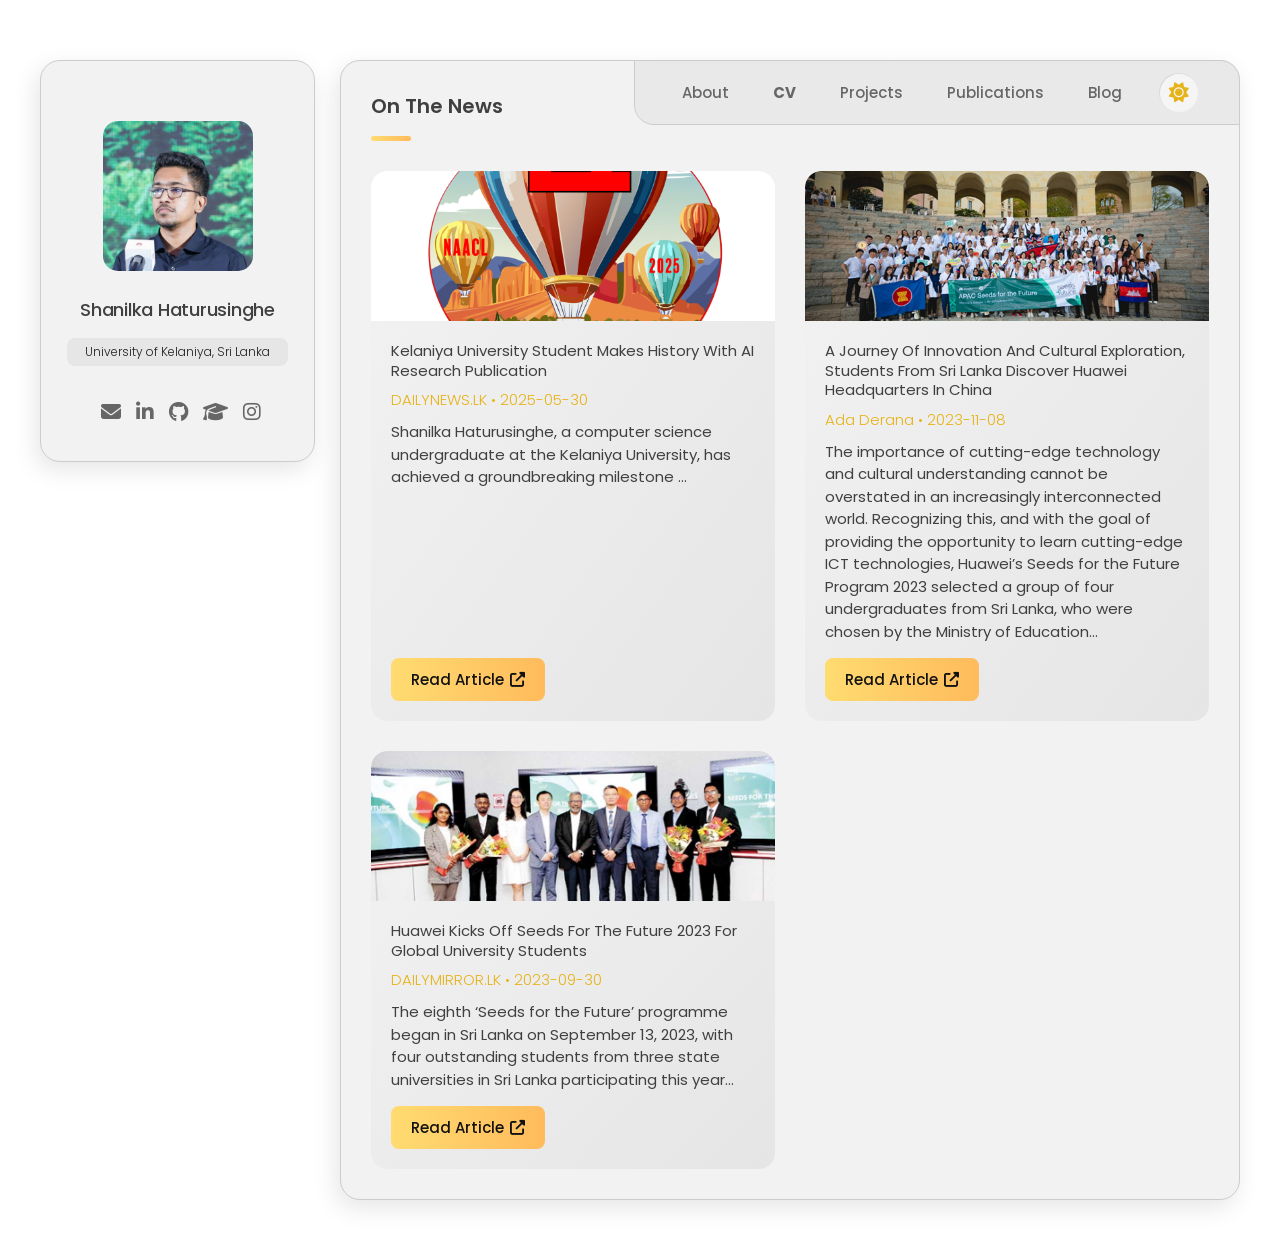
<file: featured-on/index.html>
<!DOCTYPE html>
<html lang="en">

<head>
  <!-- Google tag (gtag.js) -->
<script async src="https://www.googletagmanager.com/gtag/js?id=G-QQYMBPS534"></script>
<script>
  window.dataLayer = window.dataLayer || [];
  function gtag(){dataLayer.push(arguments);}
  gtag('js', new Date());

  gtag('config', 'G-QQYMBPS534');
</script>
  <meta charset="UTF-8">
  <meta http-equiv="X-UA-Compatible" content="IE=edge">
  <meta name="viewport" content="width=device-width, initial-scale=1.0">
  <title>Shanilka Haturusinghe - On the News</title>

  <!-- Add meta tags for SEO optimization -->
  <meta name="description" content="Shanilka Haturusinghe - Featured in news articles and media coverage from external sites.">
  <meta name="keywords" content="Shanilka Haturusinghe, featured, news articles, media coverage, AI researcher, University of Kelaniya">
  <meta name="author" content="Shanilka Haturusinghe">
  <meta name="robots" content="index, follow">
  <meta property="og:title" content="Shanilka Haturusinghe - On the News">
  <meta property="og:description" content="News articles and media coverage featuring Shanilka Haturusinghe.">
  <meta property="og:image" content="../assets/images/my-avatar.png">
  <meta property="og:url" content="https://shanilka.me/featured-on">
  <meta name="twitter:card" content="summary_large_image">
  <meta name="twitter:title" content="Shanilka Haturusinghe - On the News">
  <meta name="twitter:description" content="News articles and media coverage featuring Shanilka Haturusinghe.">
  <meta name="twitter:image" content="../assets/images/my-avatar.png">

  <!--
    - favicon
  -->
  <link rel="shortcut icon" href="../assets/images/logo.ico" type="image/x-icon">

  <!--
    - custom css link
  -->
  <link rel="stylesheet" href="../assets/css/style.css">

  <!--
    - google font link
  -->
  <link rel="preconnect" href="https://fonts.googleapis.com">
  <link rel="preconnect" href="https://fonts.gstatic.com" crossorigin>
  <link href="https://fonts.googleapis.com/css2?family=Poppins:wght@300;400;500;600&display=swap" rel="stylesheet">
  
  <!--
    - font awesome link (replacing ion-icons)
  -->
  <link rel="stylesheet" href="https://cdnjs.cloudflare.com/ajax/libs/font-awesome/6.4.0/css/all.min.css" integrity="sha512-iecdLmaskl7CVkqkXNQ/ZH/XLlvWZOJyj7Yy7tcenmpD1ypASozpmT/E0iPtmFIB46ZmdtAc9eNBvH0H/ZpiBw==" crossorigin="anonymous" referrerpolicy="no-referrer" />
</head>

<body>

  <!--
    - #MAIN
  -->

  <main>

    <!--
      - #SIDEBAR
    -->

    <aside class="sidebar active" data-sidebar>

      <div class="sidebar-info">

        <figure class="avatar-box">
          <img src="../assets/images/my-avatar.png" alt="Shanilka Haturusinghe" width="80">
        </figure>

        <div class="info-content">
          <h1 class="name" title="Shanilka Haturusinghe">Shanilka Haturusinghe</h1>

          <p class="title">University of Kelaniya, Sri Lanka</p>
        </div>

        <button class="info_more-btn" data-sidebar-btn>
          <span>Hide Contacts</span>

          <i class="fas fa-chevron-up"></i>
        </button>

      </div>

      <div class="sidebar-info_more">

        <div class="separator"></div>

        <ul class="social-list">

          <li class="social-item">
            <a href="mailto:shatur251@kln.ac.lk" class="social-link">
              <i class="fas fa-envelope"></i>
            </a>
          </li>

          <li class="social-item">
            <a href="https://www.linkedin.com/in/s-haturusinghe/" class="social-link">
              <i class="fab fa-linkedin-in"></i>
            </a>
          </li>

          <li class="social-item">
            <a href="https://github.com/haturusinghe" class="social-link">
              <i class="fab fa-github"></i>
            </a>
          </li>

          <li class="social-item">
            <a href="https://scholar.google.com/citations?user=pWltLm0AAAAJ&hl=en" class="social-link">
              <i class="fas fa-graduation-cap"></i>
            </a>
          </li>

          <li class="social-item">
            <a href="https://www.instagram.com/s.haturusinghe/" class="social-link">
              <i class="fab fa-instagram"></i>
            </a>
          </li>

        </ul>

      </div>

    </aside>

    <!--
      - #main-content
    -->

    <div class="main-content">

      <!--
        - #NAVBAR
      -->

      <nav class="navbar">

        <ul class="navbar-list">

          <li class="navbar-item">
            <a class="navbar-link" href="../index.html">About</a>
          </li>

          <li class="navbar-item">
            <a class="navbar-link" href="../assets/pdfs/cv_shanilka_haturusinghe.pdf" target="_blank" rel="noopener noreferrer"><strong>CV</strong></a>
          </li>

          <li class="navbar-item">
            <a class="navbar-link" href="../projects/">Projects</a>
          </li>

          <li class="navbar-item">
            <a class="navbar-link" href="../publications/">Publications</a>
          </li>

          

          <li class="navbar-item">
            <a class="navbar-link" href="../blog/">Blog</a>
          </li>

          <li class="navbar-item">
            <button class="theme-btn" id="theme-toggle">
              <i class="fas fa-moon" id="theme-icon"></i>
            </button>
          </li>

        </ul>

      </nav>

      <!--
        - #FEATURED-ON
      -->

      <article class="featured-on active" data-page="featured-on">

        <header>
          <h2 class="h2 article-title">On the News</h2>
        </header>

        <section class="featured-on-content">
          
          <section class="featured-on-grid">
            <ul class="featured-list" id="featured-list">
              <!-- Featured articles will be dynamically loaded here -->
            </ul>
          </section>

        </section>

      </article>

    </div>

  </main>

  <!--
    - custom js link
  -->
  <script src="../assets/js/script.js"></script>
  <script src="../assets/js/featured-on.js"></script>

</body>

</html>
</file>
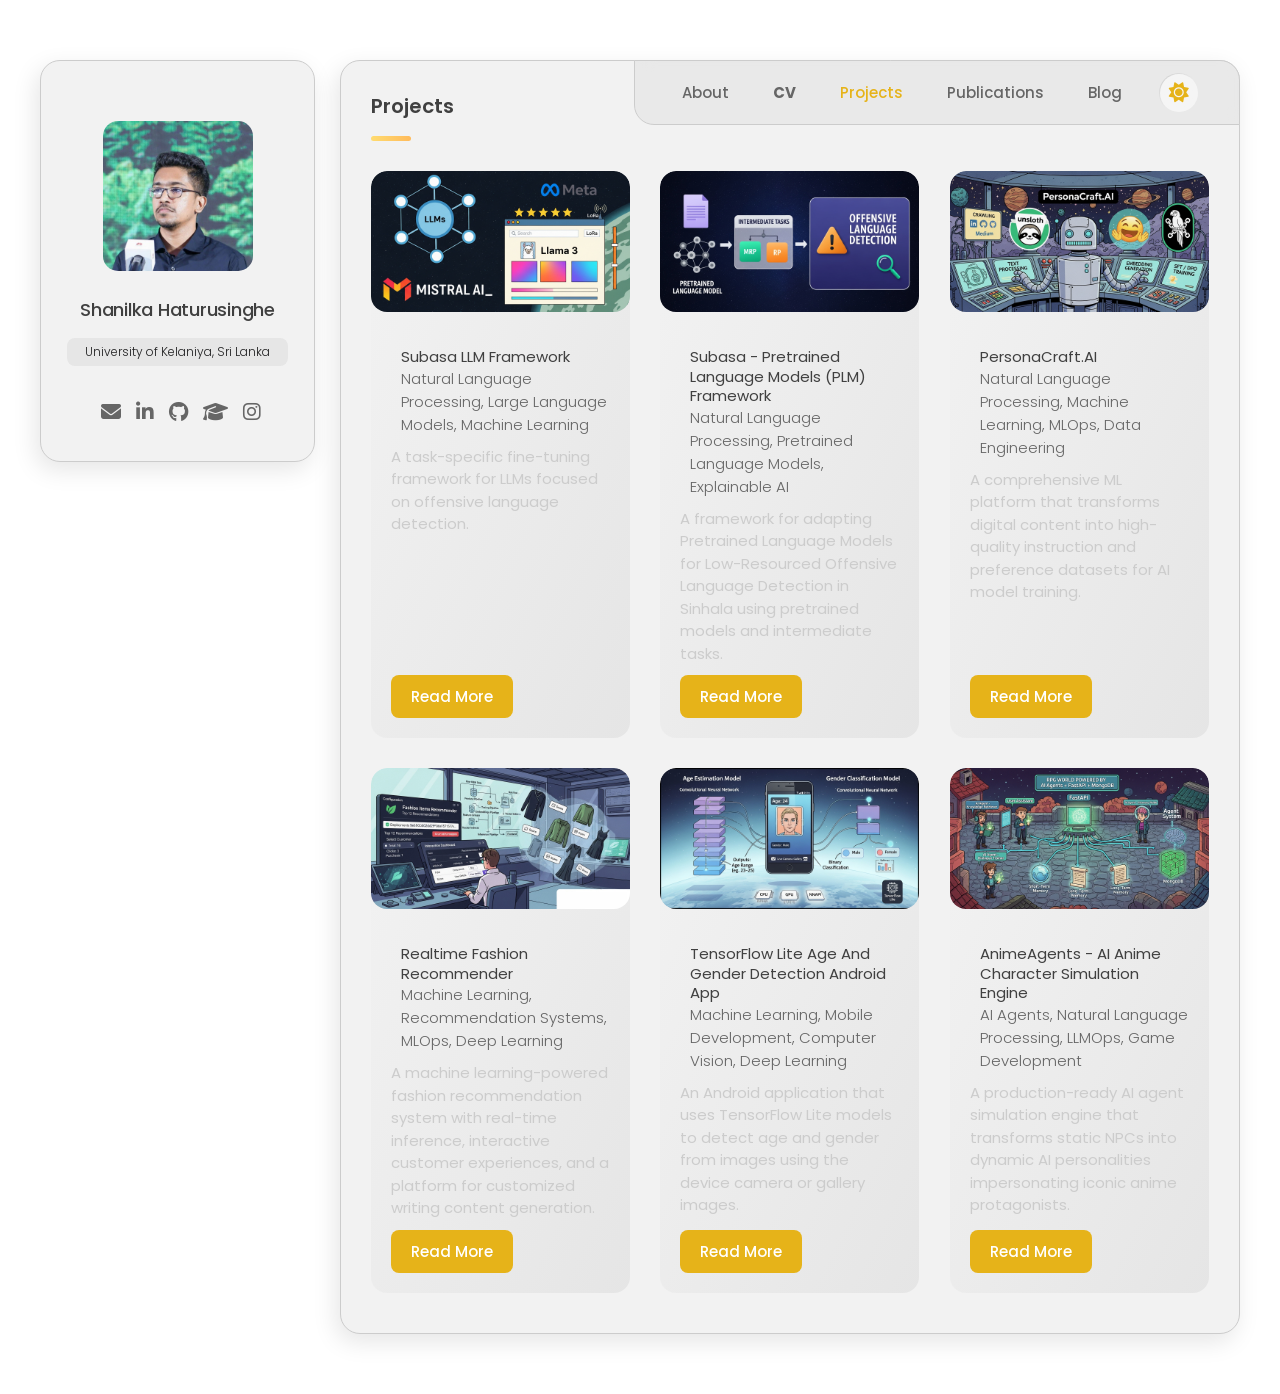
<file: projects/index.html>
<!DOCTYPE html>
<html lang="en">

<head>
  <!-- Google tag (gtag.js) -->
<script async src="https://www.googletagmanager.com/gtag/js?id=G-QQYMBPS534"></script>
<script>
  window.dataLayer = window.dataLayer || [];
  function gtag(){dataLayer.push(arguments);}
  gtag('js', new Date());

  gtag('config', 'G-QQYMBPS534');
</script>
  <meta charset="UTF-8">
  <meta http-equiv="X-UA-Compatible" content="IE=edge">
  <meta name="viewport" content="width=device-width, initial-scale=1.0">
  <title>Shanilka Haturusinghe - Projects</title>

  <!-- Add meta tags for SEO optimization -->
  <meta name="description" content="Shanilka Haturusinghe - Projects in AI research, natural language processing, and machine learning.">
  <meta name="keywords" content="Shanilka Haturusinghe, AI researcher, artificial intelligence, natural language processing, machine learning, projects, University of Kelaniya">
  <meta name="author" content="Shanilka Haturusinghe">
  <meta name="robots" content="index, follow">
  <meta property="og:title" content="Shanilka Haturusinghe - Projects">
  <meta property="og:description" content="Projects by Shanilka Haturusinghe, an AI researcher specializing in natural language processing.">
  <meta property="og:image" content="../assets/images/my-avatar.png">
  <meta property="og:url" content="https://shanilka.me/projects">
  <meta name="twitter:card" content="summary_large_image">
  <meta name="twitter:title" content="Shanilka Haturusinghe - Projects">
  <meta name="twitter:description" content="Projects by Shanilka Haturusinghe, an AI researcher specializing in natural language processing.">
  <meta name="twitter:image" content="../assets/images/my-avatar.png">

  <!--
    - favicon
  -->
  <link rel="shortcut icon" href="../assets/images/logo.ico" type="image/x-icon">

  <!--
    - custom css link
  -->
  <link rel="stylesheet" href="../assets/css/style.css">

  <!--
    - google font link
  -->
  <link rel="preconnect" href="https://fonts.googleapis.com">
  <link rel="preconnect" href="https://fonts.gstatic.com" crossorigin>
  <link href="https://fonts.googleapis.com/css2?family=Poppins:wght@300;400;500;600&display=swap" rel="stylesheet">
  
  <!--
    - font awesome link (replacing ion-icons)
  -->
  <link rel="stylesheet" href="https://cdnjs.cloudflare.com/ajax/libs/font-awesome/6.4.0/css/all.min.css" integrity="sha512-iecdLmaskl7CVkqkXNQ/ZH/XLlvWZOJyj7Yy7tcenmpD1ypASozpmT/E0iPtmFIB46ZmdtAc9eNBvH0H/ZpiBw==" crossorigin="anonymous" referrerpolicy="no-referrer" />
</head>

<body>

  <!--
    - #MAIN
  -->

  <main>

    <!--
      - #SIDEBAR
    -->

    <aside class="sidebar active" data-sidebar>

      <div class="sidebar-info">

        <figure class="avatar-box">
          <img src="../assets/images/my-avatar.png" alt="Shanilka Haturusinghe" width="80">
        </figure>

        <div class="info-content">
          <h1 class="name" title="Shanilka Haturusinghe">Shanilka Haturusinghe</h1>

          <p class="title">University of Kelaniya, Sri Lanka</p>
        </div>

        <button class="info_more-btn" data-sidebar-btn>
          <span>Hide Contacts</span>

          <i class="fas fa-chevron-up"></i>
        </button>

      </div>

      <div class="sidebar-info_more">

        <div class="separator"></div>

        <ul class="social-list">

          <li class="social-item">
            <a href="mailto:shatur251@kln.ac.lk" class="social-link">
              <i class="fas fa-envelope"></i>
            </a>
          </li>

          <li class="social-item">
            <a href="https://www.linkedin.com/in/s-haturusinghe/" class="social-link">
              <i class="fab fa-linkedin-in"></i>
            </a>
          </li>

          <li class="social-item">
            <a href="https://github.com/haturusinghe" class="social-link">
              <i class="fab fa-github"></i>
            </a>
          </li>

          <li class="social-item">
            <a href="https://scholar.google.com/citations?user=pWltLm0AAAAJ&hl=en" class="social-link">
              <i class="fas fa-graduation-cap"></i>
            </a>
          </li>

          <li class="social-item">
            <a href="https://www.instagram.com/s.haturusinghe/" class="social-link">
              <i class="fab fa-instagram"></i>
            </a>
          </li>

        </ul>

      </div>

    </aside>

    <!--
      - #main-content
    -->

    <div class="main-content">

      <!--
        - #NAVBAR
      -->

      <nav class="navbar">

        <ul class="navbar-list">

          <li class="navbar-item">
            <a class="navbar-link" href="../index.html">About</a>
          </li>

          <li class="navbar-item">
            <a class="navbar-link" href="../assets/pdfs/cv_shanilka_haturusinghe.pdf" target="_blank" rel="noopener noreferrer"><strong>CV</strong></a>
          </li>

          <li class="navbar-item">
            <a class="navbar-link active" href="../projects/">Projects</a>
          </li>

          <li class="navbar-item">
            <a class="navbar-link" href="../publications/">Publications</a>
          </li>

          

          <li class="navbar-item">
            <a class="navbar-link" href="../blog/">Blog</a>
          </li>

          <li class="navbar-item">
            <button class="theme-btn" id="theme-toggle">
              <i class="fas fa-moon" id="theme-icon"></i>
            </button>
          </li>

        </ul>

      </nav>

      <!--
        - #PROJECTS
      -->

      <article class="projects active" data-page="projects">

        <header>
          <h2 class="h2 article-title">Projects</h2>
        </header>

        <section class="projects-content">
          
          <!-- <div class="filter-select-box">
            <button class="filter-select" data-select>
              <div class="select-value" data-selecct-value>Select category</div>
              <div class="select-icon">
                <i class="fas fa-chevron-down"></i>
              </div>
            </button>

            <ul class="select-list">
              <li class="select-item">
                <button data-filter-btn>All</button>
              </li>
              <li class="select-item">
                <button data-filter-btn>Machine Learning</button>
              </li>
              <li class="select-item">
                <button data-filter-btn>Natural Language Processing</button>
              </li>
              <li class="select-item">
                <button data-filter-btn>Web Development</button>
              </li>
              <li class="select-item">
                <button data-filter-btn>Data Science</button>
              </li>
            </ul>
          </div>

          <ul class="filter-list">
            <li class="filter-item">
              <button class="active" data-filter-btn>All</button>
            </li>
            <li class="filter-item">
              <button data-filter-btn>Machine Learning</button>
            </li>
            <li class="filter-item">
              <button data-filter-btn>Natural Language Processing</button>
            </li>
            <li class="filter-item">
              <button data-filter-btn>Web Development</button>
            </li>
            <li class="filter-item">
              <button data-filter-btn>Data Science</button>
            </li>
          </ul> -->

          <section class="projects-grid">
            <ul class="project-list" id="project-list">
              <!-- Projects will be dynamically loaded here -->
            </ul>
          </section>

        </section>

      </article>

      <!-- Project Detail Modal -->
      <div class="modal-overlay" id="project-modal">
        <div class="modal-content">
          <div class="modal-header">
            <h2 id="modal-title">Project Title</h2>
            <button class="modal-close" id="modal-close">
              <i class="fas fa-times"></i>
            </button>
          </div>
          <div class="modal-body">
            <div class="project-details">
              <div class="project-meta">
                <span class="project-category-tag" id="modal-category">Category</span>
              </div>
              <div class="project-tech-section">
                <h3>Tech Stack</h3>
                <div class="project-tech" id="modal-tech">Technologies</div>
              </div>
              <div class="project-description-full" id="modal-description">
                Project description will be loaded here...
              </div>
              <div class="project-features" id="modal-features">
                <h3>Key Features</h3>
                <ul id="modal-features-list">
                  <!-- Features will be dynamically loaded -->
                </ul>
              </div>
              <div class="project-links">
                <a href="#" id="modal-github-link" class="btn-link" target="_blank" rel="noopener noreferrer">
                  <i class="fab fa-github"></i>
                  View on GitHub
                </a>
                
              </div>
            </div>
          </div>
        </div>
      </div>

    </div>

  </main>

  <!--
    - custom js link
  -->
  <script src="../assets/js/script.js"></script>
  <script src="../assets/js/projects.js"></script>

</body>

</html>
</file>
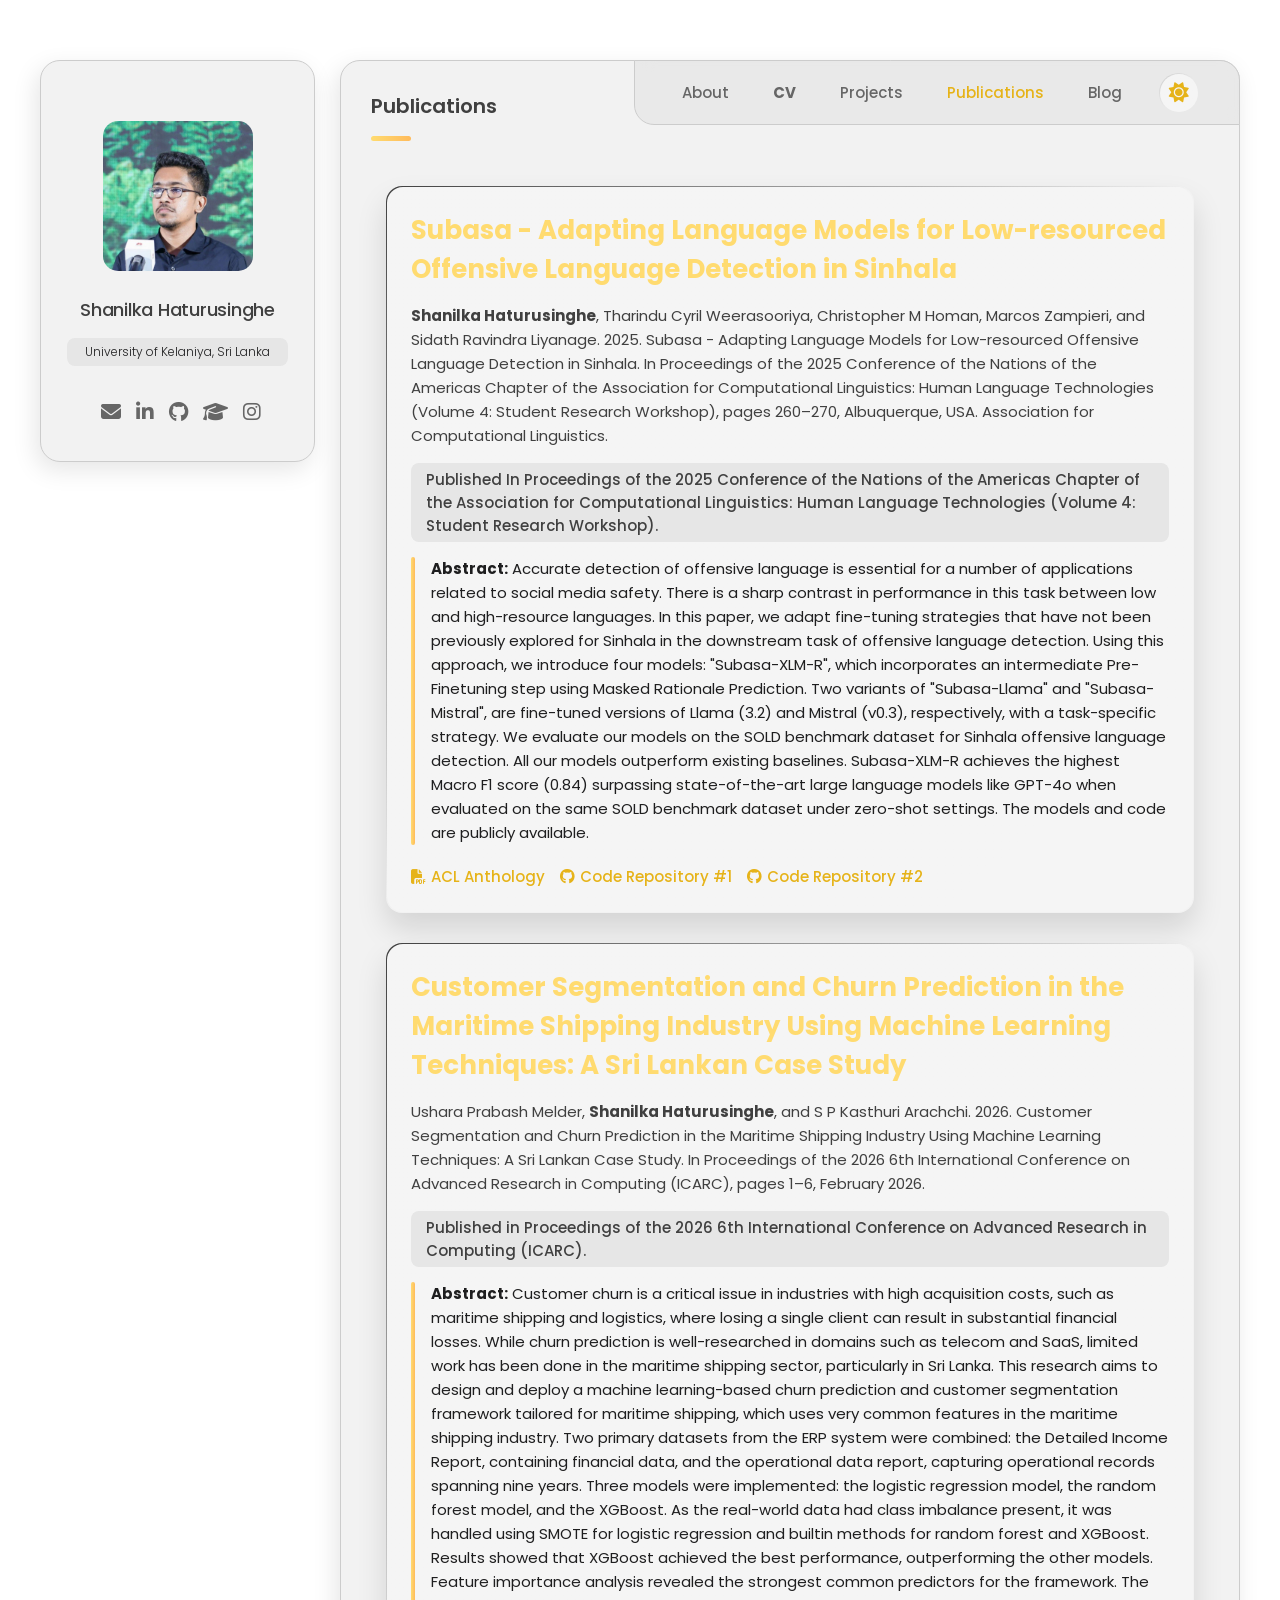
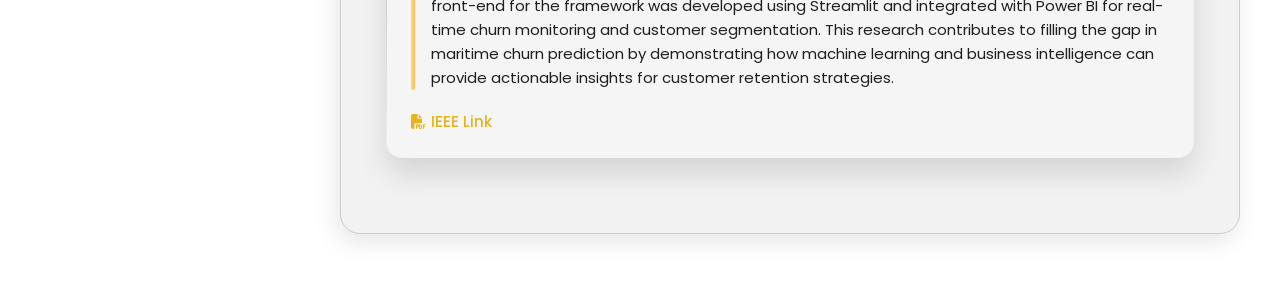
<file: publications/index.html>
<!DOCTYPE html>
<html lang="en">

<head>
  <!-- Google tag (gtag.js) -->
<script async src="https://www.googletagmanager.com/gtag/js?id=G-QQYMBPS534"></script>
<script>
  window.dataLayer = window.dataLayer || [];
  function gtag(){dataLayer.push(arguments);}
  gtag('js', new Date());

  gtag('config', 'G-QQYMBPS534');
</script>
  <meta charset="UTF-8">
  <meta http-equiv="X-UA-Compatible" content="IE=edge">
  <meta name="viewport" content="width=device-width, initial-scale=1.0">
  <title>Shanilka Haturusinghe - Publications</title>

  <!-- Add meta tags for SEO optimization -->
  <meta name="description" content="Shanilka Haturusinghe - Publications in AI research, natural language processing, and machine learning.">
  <meta name="keywords" content="Shanilka Haturusinghe, AI researcher, artificial intelligence, natural language processing, machine learning, publications, research papers, University of Kelaniya">
  <meta name="author" content="Shanilka Haturusinghe">
  <meta name="robots" content="index, follow">
  <meta property="og:title" content="Shanilka Haturusinghe - Publications">
  <meta property="og:description" content="Publications by Shanilka Haturusinghe, an AI researcher specializing in natural language processing.">
  <meta property="og:image" content="../assets/images/my-avatar.png">
  <meta property="og:url" content="https://shanilka.me/publications">
  <meta name="twitter:card" content="summary_large_image">
  <meta name="twitter:title" content="Shanilka Haturusinghe - Publications">
  <meta name="twitter:description" content="Publications by Shanilka Haturusinghe, an AI researcher specializing in natural language processing.">
  <meta name="twitter:image" content="../assets/images/my-avatar.png">

  <!--
    - favicon
  -->
  <link rel="shortcut icon" href="../assets/images/logo.ico" type="image/x-icon">

  <!--
    - custom css link
  -->
  <link rel="stylesheet" href="../assets/css/style.css">

  <!--
    - google font link
  -->
  <link rel="preconnect" href="https://fonts.googleapis.com">
  <link rel="preconnect" href="https://fonts.gstatic.com" crossorigin>
  <link href="https://fonts.googleapis.com/css2?family=Poppins:wght@300;400;500;600&display=swap" rel="stylesheet">
  
  <!--
    - font awesome link (replacing ion-icons)
  -->
  <link rel="stylesheet" href="https://cdnjs.cloudflare.com/ajax/libs/font-awesome/6.4.0/css/all.min.css" integrity="sha512-iecdLmaskl7CVkqkXNQ/ZH/XLlvWZOJyj7Yy7tcenmpD1ypASozpmT/E0iPtmFIB46ZmdtAc9eNBvH0H/ZpiBw==" crossorigin="anonymous" referrerpolicy="no-referrer" />
</head>

<body>

  <!--
    - #MAIN
  -->

  <main>

    <!--
      - #SIDEBAR
    -->

    <aside class="sidebar active" data-sidebar>

      <div class="sidebar-info">

        <figure class="avatar-box">
          <img src="../assets/images/my-avatar.png" alt="Shanilka Haturusinghe" width="80">
        </figure>

        <div class="info-content">
          <h1 class="name" title="Shanilka Haturusinghe">Shanilka Haturusinghe</h1>

          <p class="title">University of Kelaniya, Sri Lanka</p>
        </div>

        <button class="info_more-btn" data-sidebar-btn>
          <span>Hide Contacts</span>

          <i class="fas fa-chevron-up"></i>
        </button>

      </div>

      <div class="sidebar-info_more">

        <div class="separator"></div>

        <ul class="social-list">

          <li class="social-item">
            <a href="mailto:shatur251@kln.ac.lk" class="social-link">
              <i class="fas fa-envelope"></i>
            </a>
          </li>

          <li class="social-item">
            <a href="https://www.linkedin.com/in/s-haturusinghe/" class="social-link">
              <i class="fab fa-linkedin-in"></i>
            </a>
          </li>

          <li class="social-item">
            <a href="https://github.com/haturusinghe" class="social-link">
              <i class="fab fa-github"></i>
            </a>
          </li>

          <li class="social-item">
            <a href="https://scholar.google.com/citations?user=pWltLm0AAAAJ&hl=en" class="social-link">
              <i class="fas fa-graduation-cap"></i>
            </a>
          </li>

          <li class="social-item">
            <a href="https://www.instagram.com/s.haturusinghe/" class="social-link">
              <i class="fab fa-instagram"></i>
            </a>
          </li>

        </ul>

      </div>

    </aside>

    <!--
      - #main-content
    -->

    <div class="main-content">

      <!--
        - #NAVBAR
      -->

      <nav class="navbar">

        <ul class="navbar-list">

          <li class="navbar-item">
            <a class="navbar-link" href="../index.html">About</a>
          </li>

          <li class="navbar-item">
            <a class="navbar-link" href="../assets/pdfs/cv_shanilka_haturusinghe.pdf" target="_blank" rel="noopener noreferrer"><strong>CV</strong></a>
          </li>

          <li class="navbar-item">
            <a class="navbar-link" href="../projects/">Projects</a>
          </li>

          <li class="navbar-item">
            <a class="navbar-link active" href="../publications/">Publications</a>
          </li>

          

          <li class="navbar-item">
            <a class="navbar-link" href="../blog/">Blog</a>
          </li>

          <li class="navbar-item">
            <button class="theme-btn" id="theme-toggle">
              <i class="fas fa-moon" id="theme-icon"></i>
            </button>
          </li>

        </ul>

      </nav>

      <!--
        - #PUBLICATIONS
      -->

      <article class="publications active" data-page="publications">

        <header>
          <h2 class="h2 article-title">Publications</h2>
        </header>

        <section class="publications-list">
          <ul>
            <li>
              <h3>Subasa - Adapting Language Models for Low-resourced Offensive Language Detection in Sinhala</h3>
              
              <div class="citation">
                <strong>Shanilka Haturusinghe</strong>, Tharindu Cyril Weerasooriya, Christopher M Homan, Marcos Zampieri, and Sidath Ravindra Liyanage. 2025. Subasa - Adapting Language Models for Low-resourced Offensive Language Detection in Sinhala. In Proceedings of the 2025 Conference of the Nations of the Americas Chapter of the Association for Computational Linguistics: Human Language Technologies (Volume 4: Student Research Workshop), pages 260–270, Albuquerque, USA. Association for Computational Linguistics.
              </div>
              
              <div class="conference-info">
                Published In Proceedings of the 2025 Conference of the Nations of the Americas Chapter of the Association for Computational Linguistics: Human Language Technologies (Volume 4: Student Research Workshop).
              </div>
              
              <div class="abstract">
                <strong>Abstract:</strong> Accurate detection of offensive language is essential for a number of applications related to social media safety. There is a sharp contrast in performance in this task between low and high-resource languages. In this paper, we adapt fine-tuning strategies that have not been previously explored for Sinhala in the downstream task of offensive language detection. Using this approach, we introduce four models: "Subasa-XLM-R", which incorporates an intermediate Pre-Finetuning step using Masked Rationale Prediction. Two variants of "Subasa-Llama" and "Subasa-Mistral", are fine-tuned versions of Llama (3.2) and Mistral (v0.3), respectively, with a task-specific strategy. We evaluate our models on the SOLD benchmark dataset for Sinhala offensive language detection. All our models outperform existing baselines. Subasa-XLM-R achieves the highest Macro F1 score (0.84) surpassing state-of-the-art large language models like GPT-4o when evaluated on the same SOLD benchmark dataset under zero-shot settings. The models and code are publicly available.
              </div>
              
              <div class="links">
                <a href="https://aclanthology.org/2025.naacl-srw.26/" target="_blank" rel="noopener noreferrer">
                  <i class="fas fa-file-pdf"></i> ACL Anthology
                </a>
                <a href="https://github.com/haturusinghe/subasa-plm" target="_blank" rel="noopener noreferrer">
                  <i class="fab fa-github"></i> Code Repository #1
                </a>
                <a href="https://github.com/haturusinghe/subasa-llm" target="_blank" rel="noopener noreferrer">
                  <i class="fab fa-github"></i> Code Repository #2
                </a>
              </div>
            </li>

                        <li>
              <h3>Customer Segmentation and Churn Prediction in the Maritime Shipping Industry Using Machine Learning Techniques: A Sri Lankan Case Study</h3>
              
              <div class="citation">
                Ushara Prabash Melder, <strong>Shanilka Haturusinghe</strong>, and S P Kasthuri Arachchi. 2026. Customer Segmentation and Churn Prediction in the Maritime Shipping Industry Using Machine Learning Techniques: A Sri Lankan Case Study. In Proceedings of the 2026 6th International Conference on Advanced Research in Computing (ICARC), pages 1–6, February 2026.
              </div>
              
              <div class="conference-info">
                Published in Proceedings of the 2026 6th International Conference on Advanced Research in Computing (ICARC).
              </div>
              
              <div class="abstract">
                <strong>Abstract:</strong> Customer churn is a critical issue in industries with high acquisition costs, such as maritime shipping and logistics, where losing a single client can result in substantial financial losses. While churn prediction is well-researched in domains such as telecom and SaaS, limited work has been done in the maritime shipping sector, particularly in Sri Lanka. This research aims to design and deploy a machine learning-based churn prediction and customer segmentation framework tailored for maritime shipping, which uses very common features in the maritime shipping industry. Two primary datasets from the ERP system were combined: the Detailed Income Report, containing financial data, and the operational data report, capturing operational records spanning nine years. Three models were implemented: the logistic regression model, the random forest model, and the XGBoost. As the real-world data had class imbalance present, it was handled using SMOTE for logistic regression and builtin methods for random forest and XGBoost. Results showed that XGBoost achieved the best performance, outperforming the other models. Feature importance analysis revealed the strongest common predictors for the framework. The front-end for the framework was developed using Streamlit and integrated with Power BI for real-time churn monitoring and customer segmentation. This research contributes to filling the gap in maritime churn prediction by demonstrating how machine learning and business intelligence can provide actionable insights for customer retention strategies.
              </div>
              
              <div class="links">
                <a href="https://ieeexplore.ieee.org/document/11453542/" target="_blank" rel="noopener noreferrer">
                  <i class="fas fa-file-pdf"></i> IEEE Link
                </a>
              </div>
            </li>
          </ul>
        </section>

      </article>

    </div>

  </main>

  <!--
    - custom js link
  -->
  <script src="../assets/js/script.js"></script>

</body>

</html>
</file>
<file: assets/css/style.css>
/*-----------------------------------*\
  #style.css
\*-----------------------------------*/


/**
 * copyright 2022 @codewithsadee
 */




/*-----------------------------------*\
  #CUSTOM PROPERTY
\*-----------------------------------*/

:root {

  /**
   * colors
   */

  /* gradient */

  --bg-gradient-onyx: linear-gradient(
    to bottom right, 
    hsl(240, 1%, 25%) 3%, 
    hsl(0, 0%, 19%) 97%
  );
  --bg-gradient-jet: linear-gradient(
    to bottom right, 
    hsla(240, 1%, 18%, 0.251) 0%, 
    hsla(240, 2%, 11%, 0) 100%
  ), hsl(240, 2%, 13%);
  --bg-gradient-yellow-1: linear-gradient(
    to bottom right, 
    hsl(45, 100%, 71%) 0%, 
    hsla(36, 100%, 69%, 0) 50%
  );
  --bg-gradient-yellow-2: linear-gradient(
    135deg, 
    hsla(45, 100%, 71%, 0.251) 0%, 
    hsla(35, 100%, 68%, 0) 59.86%
  ), hsl(240, 2%, 13%);
  --border-gradient-onyx: linear-gradient(
    to bottom right, 
    hsl(0, 0%, 25%) 0%, 
    hsla(0, 0%, 25%, 0) 50%
  );
  --text-gradient-yellow: linear-gradient(
    to right, 
    hsl(45, 100%, 72%), 
    hsl(35, 100%, 68%)
  );

  /* solid */

  --jet: hsl(0, 0%, 22%);
  --onyx: hsl(240, 1%, 17%);
  --eerie-black-1: hsl(240, 2%, 13%);
  --eerie-black-2: hsl(240, 2%, 12%);
  --smoky-black: hsl(0, 0%, 7%);
  --white-1: hsl(0, 0%, 100%);
  --white-2: hsl(0, 0%, 98%);
  --orange-yellow-crayola: hsl(45, 100%, 72%);
  --vegas-gold: hsl(45, 54%, 58%);
  --light-gray: hsl(0, 0%, 84%);
  --light-gray-70: hsla(0, 0%, 84%, 0.7);
  --bittersweet-shimmer: hsl(0, 43%, 51%);

  /* Light theme colors */
  --light-bg-gradient-onyx: linear-gradient(
    to bottom right, 
    hsl(0, 0%, 95%) 3%, 
    hsl(0, 0%, 90%) 97%
  );
  --light-bg-gradient-jet: linear-gradient(
    to bottom right, 
    hsla(0, 0%, 96%, 0.251) 0%, 
    hsla(0, 0%, 96%, 0) 100%
  ), hsl(0, 0%, 96%);
  --light-bg-gradient-yellow-2: linear-gradient(
    135deg, 
    hsla(45, 100%, 71%, 0.251) 0%, 
    hsla(35, 100%, 68%, 0) 59.86%
  ), hsl(0, 0%, 96%);
  --light-border-gradient-onyx: linear-gradient(
    to bottom right, 
    hsl(0, 0%, 80%) 0%, 
    hsla(0, 0%, 80%, 0) 50%
  );
  
  --light-jet: hsl(0, 0%, 80%);
  --light-onyx: hsl(0, 0%, 90%);
  --light-eerie-black-1: hsl(0, 0%, 96%);
  --light-eerie-black-2: hsl(0, 0%, 95%);
  --light-smoky-black: hsl(0, 0%, 100%);
  --light-text-color: hsl(0, 0%, 25%);
  --dark-orange-yellow-crayola: hsl(45, 80%, 50%);

  /**
   * typography
   */

  /* font-family */
  --ff-poppins: 'Poppins', sans-serif;

  /* font-size */
  --fs-1: 20px;
  --fs-2: 18px;
  --fs-3: 17px;
  --fs-4: 16px;
  --fs-5: 15px;
  --fs-6: 14px;
  --fs-7: 13px;
  --fs-8: 11px;

  /* font-weight */
  --fw-300: 300;
  --fw-400: 400;
  --fw-500: 500;
  --fw-600: 600;

  /**
   * shadow
   */
  
  --shadow-1: -4px 8px 24px hsla(0, 0%, 0%, 0.25);
  --shadow-2: 0 16px 30px hsla(0, 0%, 0%, 0.25);
  --shadow-3: 0 16px 40px hsla(0, 0%, 0%, 0.25);
  --shadow-4: 0 25px 50px hsla(0, 0%, 0%, 0.15);
  --shadow-5: 0 24px 80px hsla(0, 0%, 0%, 0.25);
  
  /* Light theme shadows */
  --light-shadow-1: -4px 8px 24px hsla(0, 0%, 0%, 0.1);
  --light-shadow-2: 0 16px 30px hsla(0, 0%, 0%, 0.1);
  --light-shadow-3: 0 16px 40px hsla(0, 0%, 0%, 0.1);
  --light-shadow-4: 0 25px 50px hsla(0, 0%, 0%, 0.08);
  --light-shadow-5: 0 24px 80px hsla(0, 0%, 0%, 0.1);

  /**
   * transition
   */

  --transition-1: 0.25s ease;
  --transition-2: 0.5s ease-in-out;

}




/*-----------------------------------*\
  #RESET
\*-----------------------------------*/
a#mapmyvisitors-widget, #mapmyvisitors-widget {
  display: none !important;
}

*, *::before, *::after {
  margin: 0;
  padding: 0;
  box-sizing: border-box;
}

a { 
  text-decoration: none;
  color: var(--orange-yellow-crayola);
  transition: var(--transition-1);
}

a:hover {
  filter: brightness(1.2);
}

li { list-style: none; }

img, ion-icon, a, button, time, span { display: block; }

button {
  font: inherit;
  background: none;
  border: none;
  text-align: left;
  cursor: pointer;
}

input, textarea {
  display: block;
  width: 100%;
  background: none;
  font: inherit;
}

::selection {
  background: var(--orange-yellow-crayola);
  color: var(--smoky-black);
}

:focus { outline-color: var(--orange-yellow-crayola); }

html { font-family: var(--ff-poppins); }

body { 
  background: var(--smoky-black);
  transition: var(--transition-2);
}

/* Light Theme Styles */
body.light-theme {
  background: var(--light-smoky-black);
}

body.light-theme .sidebar,
body.light-theme article {
  background: var(--light-eerie-black-2);
  border: 1px solid var(--light-jet);
  box-shadow: var(--light-shadow-1);
}

body.light-theme .separator {
  background: var(--light-jet);
}

body.light-theme .icon-box {
  background: var(--light-border-gradient-onyx);
}

body.light-theme .icon-box::before {
  background: var(--light-eerie-black-1);
}

body.light-theme .h2,
body.light-theme .h3,
body.light-theme .h4,
body.light-theme .h5 {
  color: var(--light-text-color);
}

body.light-theme .contact-info :is(.contact-link, time, address),
body.light-theme .timeline-text,
body.light-theme .about-text,
body.light-theme .testimonials-text,
body.light-theme .modal-content p,
body.light-theme .skill .title-wrapper data,
body.light-theme .service-item-text,
body.light-theme .blog-text {
  color: var(--light-text-color);
}

body.light-theme .info-content .name {
  color: var(--light-text-color);
}

body.light-theme .info-content .title {
  color: var(--eerie-black-2);
  background: var(--light-onyx);
}

body.light-theme .social-item .social-link,
body.light-theme .navbar-link,
body.light-theme .contact-title,
body.light-theme .project-category,
body.light-theme .blog-meta :is(.blog-category, time),
body.light-theme .timeline-list span,
body.light-theme .filter-item button,
body.light-theme .filter-select {
  color: hsl(0, 0%, 40%);
}

body.light-theme .social-item .social-link:hover,
body.light-theme .navbar-link:hover {
  color: hsl(0, 0%, 30%);
}

body.light-theme .navbar {
  background: hsla(0, 0%, 90%, 0.75);
  backdrop-filter: blur(10px);
  border: 1px solid var(--light-jet);
}

body.light-theme .navbar-link.active,
body.light-theme .filter-item button.active {
  color: var(--dark-orange-yellow-crayola);
}

body.light-theme .timeline-item::after {
  background: var(--text-gradient-yellow);
  box-shadow: 0 0 0 4px var(--light-jet);
}

body.light-theme .timeline-item:not(:last-child)::before {
  background: var(--light-jet);
}

body.light-theme a {
  color: var(--dark-orange-yellow-crayola);
}

body.light-theme .project-title,
body.light-theme .testimonials-item-title,
body.light-theme .blog-item-title {
  color: var(--light-text-color);
}

body.light-theme .content-card::before {
  background: var(--light-bg-gradient-jet);
}

body.light-theme .testimonials-avatar-box,
body.light-theme .modal-avatar-box {
  background: var(--light-bg-gradient-onyx);
}

body.light-theme .testimonials-modal {
  background: var(--light-eerie-black-2);
  border: 1px solid var(--light-jet);
}

body.light-theme .modal-close-btn {
  background: var(--light-onyx);
  color: var(--light-text-color);
}

body.light-theme .form-input {
  color: var(--light-text-color);
  border: 1px solid var(--light-jet);
}

body.light-theme .form-input:focus {
  border-color: var(--dark-orange-yellow-crayola);
}

body.light-theme .form-input:focus:invalid {
  border-color: var(--bittersweet-shimmer);
}

body.light-theme .mapbox {
  border: 1px solid var(--light-jet);
}

body.light-theme .mapbox iframe {
  filter: grayscale(0.2) contrast(1.1);
}

body.light-theme .project-img::before,
body.light-theme .blog-banner-box img,
body.light-theme .blog-post-item > a::before {
  transition: var(--transition-1);
}

body.light-theme .blog-post-item > a::before {
  background: var(--light-eerie-black-1);
}

/* Theme toggle button styles */
.theme-btn {
  position: relative;
  width: 40px;
  height: 40px;
  display: flex;
  justify-content: center;
  align-items: center;
  gap: 10px;
  border-radius: 50%;
  background: var(--bg-gradient-onyx);
  transition: var(--transition-1);
  z-index: 10;
  color: var(--orange-yellow-crayola);
  font-size: 20px;
}

.theme-btn::before {
  content: "";
  position: absolute;
  inset: 1px;
  border-radius: inherit;
  background: var(--bg-gradient-jet);
  transition: var(--transition-1);
  z-index: -1;
}

body.light-theme .theme-btn {
  background: var(--light-border-gradient-onyx);
  color: var(--dark-orange-yellow-crayola);
}

body.light-theme .theme-btn::before {
  background: var(--light-bg-gradient-jet);
}

body.light-theme ::-webkit-scrollbar-track {
  background: var(--light-onyx);
}

body.light-theme ::-webkit-scrollbar-thumb {
  border: 5px solid var(--light-onyx);
  background: hsla(0, 0%, 30%, 0.2);
}

body.light-theme ::-webkit-scrollbar-thumb:hover {
  background: hsla(0, 0%, 30%, 0.3);
}




/*-----------------------------------*\
  #REUSED STYLE
\*-----------------------------------*/

.sidebar,
article {
  background: var(--eerie-black-2);
  border: 1px solid var(--jet);
  border-radius: 20px;
  padding: 15px;
  box-shadow: var(--shadow-1);
  z-index: 1;
}

.separator {
  width: 100%;
  height: 1px;
  background: var(--jet);
  margin: 16px 0;
}

.icon-box {
  position: relative;
  background: var(--border-gradient-onyx);
  width: 30px;
  height: 30px;
  border-radius: 8px;
  display: flex;
  justify-content: center;
  align-items: center;
  font-size: 16px;
  color: var(--orange-yellow-crayola);
  box-shadow: var(--shadow-1);
  z-index: 1;
}

.icon-box::before {
  content: "";
  position: absolute;
  inset: 1px;
  background: var(--eerie-black-1);
  border-radius: inherit;
  z-index: -1;
}

.icon-box ion-icon { --ionicon-stroke-width: 35px; }

article { display: none; }

article.active {
  display: block;
  animation: fade 0.5s ease backwards;
}

@keyframes fade {
  0% { opacity: 0; }
  100% { opacity: 1; }
}

.h2,
.h3,
.h4,
.h5 {
  color: var(--white-2);
  text-transform: capitalize;
}

.h2 { font-size: var(--fs-1); }

.h3 { font-size: var(--fs-2); }

.h4 { font-size: var(--fs-4); }

.h5 {
  font-size: var(--fs-7);
  font-weight: var(--fw-500);
}

.article-title {
  position: relative;
  padding-bottom: 7px;
}

.article-title::after {
  content: "";
  position: absolute;
  bottom: 0;
  left: 0;
  width: 30px;
  height: 3px;
  background: var(--text-gradient-yellow);
  border-radius: 3px;
}

.has-scrollbar::-webkit-scrollbar {
  width: 5px; /* for vertical scrollbar */
  height: 5px; /* for horizontal scrollbar */
}

.has-scrollbar::-webkit-scrollbar-track {
  background: var(--onyx);
  border-radius: 5px;
}

.has-scrollbar::-webkit-scrollbar-thumb {
  background: var(--orange-yellow-crayola);
  border-radius: 5px;
}

.has-scrollbar::-webkit-scrollbar-button { width: 20px; }

.content-card {
  position: relative;
  background: var(--border-gradient-onyx);
  padding: 15px;
  padding-top: 45px;
  border-radius: 14px;
  box-shadow: var(--shadow-2);
  cursor: pointer;
  z-index: 1;
}

.content-card::before {
  content: "";
  position: absolute;
  inset: 1px;
  background: var(--bg-gradient-jet);
  border-radius: inherit;
  z-index: -1;
}




/*-----------------------------------*\
  #MAIN
\*-----------------------------------*/

main {
  margin: 15px 12px;
  margin-bottom: 75px;
  min-width: 259px;
}




/*-----------------------------------*\
  #SIDEBAR
\*-----------------------------------*/

.sidebar {
  margin-bottom: 15px;
  max-height: 112px;
  overflow: hidden;
  transition: var(--transition-2);
}

.sidebar.active { max-height: 405px; }

.sidebar-info {
  position: relative;
  display: flex;
  justify-content: flex-start;
  align-items: center;
  gap: 15px;
}

.avatar-box {
  background: var(--bg-gradient-onyx);
  border-radius: 20px;
}

.avatar-box img {
  border-radius: 10%; /* Rounded edges */
}

.info-content .name {
  white-space: nowrap;
  overflow: hidden;
  text-overflow: ellipsis;
  text-align: center; /* Center align the name */
}

.info-content .name {
  color: var(--white-2);
  font-size: var(--fs-4);
  font-weight: var(--fw-500);
  letter-spacing: -0.25px;
  margin-bottom: 10px;
}

.info-content .title {
  color: var(--white-1);
  background: var(--onyx);
  font-size: var(--fs-8);
  font-weight: var(--fw-300);
  width: max-content;
  padding: 3px 12px;
  border-radius: 8px;
}

.info_more-btn {
  position: absolute;
  top: -15px;
  right: -15px;
  border-radius: 0 15px;
  font-size: 13px;
  color: var(--orange-yellow-crayola);
  background: var(--border-gradient-onyx);
  padding: 10px;
  box-shadow: var(--shadow-2);
  transition: var(--transition-1);
  z-index: 1;
}

.info_more-btn::before {
  content: "";
  position: absolute;
  inset: 1px;
  border-radius: inherit;
  background: var(--bg-gradient-jet);
  transition: var(--transition-1);
  z-index: -1;
}

.info_more-btn:hover,
.info_more-btn:focus { background: var(--bg-gradient-yellow-1); }

.info_more-btn:hover::before,
.info_more-btn:focus::before { background: var(--bg-gradient-yellow-2); }

.info_more-btn span { display: none; }

.sidebar-info_more {
  opacity: 1; /* Changed from 0 to make it visible by default */
  visibility: visible; /* Changed from hidden to make it visible by default */
  transition: var(--transition-2);
}

.sidebar.active .sidebar-info_more {
  opacity: 1;
  visibility: visible;
}

.contacts-list {
  display: grid;
  grid-template-columns: 1fr;
  gap: 16px;
}

.contact-item {
  min-width: 100%;
  display: flex;
  align-items: center;
  gap: 16px;
}

.contact-info {
  max-width: calc(100% - 46px);
  width: calc(100% - 46px);
}

.contact-title {
  color: var(--light-gray-70);
  font-size: var(--fs-8);
  text-transform: uppercase;
  margin-bottom: 2px;
}

.contact-info :is(.contact-link, time, address) {
  color: var(--white-2);
  font-size: var(--fs-5);
}

contact-info address { font-style: normal; }

.social-list {
  display: flex;
  justify-content: flex-start;
  align-items: center;
  gap: 15px;
  padding-bottom: 4px;
  padding-left: 7px;
}

.social-item .social-link {
  color: var(--light-gray-70);
  font-size: 20px;
}

/* News & Updates Section */

.news-list {
  display: flex;
  flex-direction: column;
  gap: 20px;
  margin-top: 15px;
}

.news-item {
  border-left: 4px solid var(--orange-yellow-crayola);
  padding-left: 20px;
  padding-top: 10px;
  padding-bottom: 10px;
}

.news-date {
  color: var(--orange-yellow-crayola);
  font-weight: var(--fw-600);
  font-size: var(--fs-7);
  margin-bottom: 8px;
  text-transform: capitalize;
}

body.light-theme .news-date {
  color: var(--dark-orange-yellow-crayola);
}

.news-content p {
  color: var(--light-gray);
  font-size: var(--fs-6);
  line-height: 1.6;
  margin: 0;
}

body.light-theme .news-content p {
  color: var(--light-text-color);
}

.news-content a {
  color: var(--orange-yellow-crayola);
  text-decoration: none;
  transition: color 0.3s ease;
}

.news-content a:hover {
  text-decoration: underline;
}

body.light-theme .news-content a {
  color: var(--dark-orange-yellow-crayola);
}


social-item .social-link:hover { color: var(--light-gray); }




/*-----------------------------------*\
  #NAVBAR
\*-----------------------------------*/

.navbar {
  position: fixed;
  bottom: 0;
  left: 0;
  width: 100%;
  background: hsla(240, 1%, 17%, 0.75);
  backdrop-filter: blur(10px);
  border: 1px solid var(--jet);
  border-radius: 12px 12px 0 0;
  box-shadow: var(--shadow-2);
  z-index: 5;
}

.navbar-list {
  display: flex;
  flex-wrap: wrap;
  justify-content: center;
  align-items: center;
  padding: 0 10px;
}

.navbar-link {
  color: var(--light-gray);
  font-size: var(--fs-8);
  padding: 20px 7px;
  transition: color var(--transition-1);
}

.navbar-link:hover,
.navbar-link:focus { color: var(--light-gray-70); }

.navbar-link.active { color: var(--orange-yellow-crayola); }




/*-----------------------------------*\
  #ABOUT
\*-----------------------------------*/

.about .article-title { margin-bottom: 15px; }

.about-text {
  color: var(--light-gray);
  font-size: var(--fs-6);
  font-weight: var(--fw-400);
  line-height: 1.6;
}

.about-text p { margin-bottom: 15px; }

/* Add animation to emphasize the 'Update:' text */
@keyframes highlight {
  0% {
    background-color: transparent;
  }
  50% {
    background-color: var(--orange-yellow-crayola);
    color: var(--white-2);
  }
  100% {
    background-color: transparent;
  }
}

.about-text strong {
  display: inline-block;
  animation: highlight 2s ease-in-out;
}

/* Secret Section Styles */
.secret-trigger-container {
  display: flex;
  justify-content: center;
  margin: 0;
  opacity: 1; /* Make container always visible */
  padding: 1px 0;
  position: relative;
  height: 60px; /* Give it specific height for particles */
  overflow: hidden; /* Keep particles contained */
}

/* Add a hover area that will reveal the button */
.secret-trigger-container::before {
  content: '';
  position: absolute;
  top: -20px;
  left: 0;
  width: 100%;
  height: calc(100% + 5px);
  z-index: 1;
}

.secret-trigger {
  background: none;
  border: none;
  cursor: pointer;
  padding: 10px 15px;
  font-size: var(--fs-6);
  font-weight: var(--fw-500);
  position: relative;
  overflow: hidden;
  transition: transform 0.3s ease, opacity 0.4s ease-in-out;
  z-index: 2;
  opacity: 0; /* Hide only the button initially */
  transform: translateY(20px);
}

.secret-trigger-container:hover .secret-trigger,
.secret-trigger-container.show .secret-trigger {
  opacity: 1;
  transform: translateY(0);
}

/* Particles container and particle styling */
.particles-container {
  position: absolute;
  top: 0;
  left: 0;
  width: 100%;
  height: 100%;
  pointer-events: none;
  z-index: 0;
}

.particle {
  position: absolute;
  background: var(--orange-yellow-crayola);
  opacity: 0.6;
  border-radius: 50%;
  pointer-events: none;
  transition: transform 0.5s ease, opacity 0.5s ease;
  transform-origin: center;
  width: 4px;
  height: 4px;
  filter: blur(1px);
  box-shadow: 0 0 10px var(--orange-yellow-crayola);
}

body.light-theme .particle {
  background: var(--dark-orange-yellow-crayola);
  box-shadow: 0 0 10px var(--dark-orange-yellow-crayola);
}

/* Make particles glow with animation */
@keyframes particle-glow {
  0% {
    opacity: 0.2;
    filter: blur(1px);
  }
  50% {
    opacity: 0.7;
    filter: blur(2px);
  }
  100% {
    opacity: 0.2;
    filter: blur(1px);
  }
}

@keyframes float-upward {
  0% {
    transform: translateY(0) translateX(0) scale(1);
  }
  50% {
    transform: translateY(-10px) translateX(5px) scale(1.2);
  }
  100% {
    transform: translateY(-20px) translateX(0) scale(0.8);
    opacity: 0;
  }
}

/* Gradient Text Animation */
@keyframes gradient-shift {
  0% {
    background-position: 0% 50%;
  }
  50% {
    background-position: 100% 50%;
  }
  100% {
    background-position: 0% 50%;
  }
}

.gradient-text {
  background: linear-gradient(
    90deg, 
    var(--orange-yellow-crayola), 
    var(--vegas-gold), 
    var(--orange-yellow-crayola)
  );
  background-size: 200% auto;
  -webkit-background-clip: text;
  background-clip: text;
  -webkit-text-fill-color: transparent;
  animation: gradient-shift 3s ease infinite;
  display: inline-block;
}

body.light-theme .gradient-text {
  background: linear-gradient(
    90deg, 
    var(--dark-orange-yellow-crayola), 
    var(--vegas-gold), 
    var(--dark-orange-yellow-crayola)
  );
  background-size: 200% auto;
  -webkit-background-clip: text;
  background-clip: text;
  animation: gradient-shift 3s ease infinite;
}

/* Secret Section Content */
.secret-section {
  max-height: 0;
  overflow: hidden;
  opacity: 0;
  transition: max-height 0.8s ease, opacity 0.5s ease, margin 0.5s ease;
  margin-top: 0;
}

.secret-section.show {
  max-height: 1500px; /* Adjust based on content */
  opacity: 1;
  margin-top: 5px;
}

.secret-section h3 {
  margin-bottom: 15px;
  font-weight: var(--fw-500);
}

.secret-content {
  border-radius: 15px;
  padding: 5px;
  position: relative;
  z-index: 1;
}

.secret-content::before {
  content: "";
  position: absolute;
  inset: 1px;
  border-radius: inherit;
  z-index: -1;
}



.hobby-list {
  margin: 10px 0;
  padding-left: 5px;
}

.hobby-list p {
  color: var(--light-gray);
  font-size: var(--fs-6);
  line-height: 1.5;
  margin-bottom: 10px;
}

body.light-theme .hobby-list p {
  color: var(--light-text-color);
}

/* New styles for the favorites container */
.favorites-container {
  display: flex;
  flex-wrap: wrap;
  gap: 20px;
  margin-top: 10px;
  margin-bottom: 15px;
}

.favorites-column {
  flex: 1;
  min-width: 200px;
  background: var(--bg-gradient-jet);
  border-radius: 12px;
  padding: 12px;
  border: 1px solid var(--jet);
}

body.light-theme .favorites-column {
  background: var(--light-bg-gradient-jet);
  border: 1px solid var(--light-jet);
}

.favorites-column h4 {
  color: var(--orange-yellow-crayola);
  font-size: var(--fs-8);
  margin-bottom: 8px;
  text-align: center;
}

body.light-theme .favorites-column h4 {
  color: var(--dark-orange-yellow-crayola);
}

.favorites-list {
  list-style: none;
  padding: 0;
  margin: 0;
}

.favorites-list li {
  color: var(--light-gray);
  font-size: var(--fs-8);
  padding: 4px 0;
  margin: 0;
  display: flex;
  align-items: center;
  position: relative;
}

.favorites-list li::before {
  content: "•";
  color: var(--orange-yellow-crayola);
  font-weight: bold;
  margin-right: 8px;
}

body.light-theme .favorites-list li {
  color: var(--light-text-color);
}

body.light-theme .favorites-list li::before {
  color: var(--dark-orange-yellow-crayola);
}

.secret-quote {
  font-style: italic;
  text-align: center;
  margin-top: 25px;
  padding: 15px;
  border-top: 1px solid var(--jet);
  border-bottom: 1px solid var(--jet);
  color: var(--orange-yellow-crayola);
  font-weight: var(--fw-500);
}

body.light-theme .secret-quote {
  color: var(--dark-orange-yellow-crayola);
  border-color: var(--light-jet);
}

@media (min-width: 768px) {
  .favorites-container {
    flex-wrap: nowrap;
  }
}



/**
 * #service 
 */

.service { margin-bottom: 35px; }

.service-title { margin-bottom: 20px; }

.service-list {
  display: grid;
  grid-template-columns: 1fr;
  gap: 20px;
}

.service-item {
  position: relative;
  background: var(--border-gradient-onyx);
  padding: 20px;
  border-radius: 14px;
  box-shadow: var(--shadow-2);
  z-index: 1;
}

.service-item::before {
  content: "";
  position: absolute;
  inset: 1px;
  background: var(--bg-gradient-jet);
  border-radius: inherit;
  z-index: -1;
}

.service-icon-box { margin-bottom: 10px; }

.service-icon-box img { margin: auto; }

.service-content-box { text-align: center; }

.service-item-title { margin-bottom: 7px; }

.service-item-text {
  color: var(--light-gray);
  font-size: var(--fs-6);
  font-weight: var(--fw-3);
  line-height: 1.6;
}


/**
 * #testimonials 
 */

.testimonials { margin-bottom: 30px; }

.testimonials-title { margin-bottom: 20px; }

.testimonials-list {
  display: flex;
  justify-content: flex-start;
  align-items: flex-start;
  gap: 15px;
  margin: 0 -15px;
  padding: 25px 15px;
  padding-bottom: 35px;
  overflow-x: auto;
  scroll-behavior: smooth;
  overscroll-behavior-inline: contain;
  scroll-snap-type: inline mandatory;
}

.testimonials-item {
  min-width: 100%;
  scroll-snap-align: center;
}

.testimonials-avatar-box {
  position: absolute;
  top: 0;
  left: 0;
  transform: translate(15px, -25px);
  background: var(--bg-gradient-onyx);
  border-radius: 14px;
  box-shadow: var(--shadow-1);
}

.testimonials-item-title { margin-bottom: 7px; }

.testimonials-text {
  color: var(--light-gray);
  font-size: var(--fs-6);
  font-weight: var(--fw-300);
  line-height: 1.6;
  display: -webkit-box;
  line-clamp: 4;
  -webkit-line-clamp: 4;
  -webkit-box-orient: vertical;
  overflow: hidden;
}


/**
 * #testimonials-modal
 */

.modal-container {
  position: fixed;
  top: 0;
  left: 0;
  width: 100%;
  height: 100%;
  display: flex;
  justify-content: center;
  align-items: center;
  overflow-y: auto;
  overscroll-behavior: contain;
  z-index: 20;
  pointer-events: none;
  visibility: hidden;
}

.modal-container::-webkit-scrollbar { display: none; }

.modal-container.active {
  pointer-events: all;
  visibility: visible;
}

.overlay {
  position: fixed;
  top: 0;
  left: 0;
  width: 100%;
  height: 100vh;
  background: hsl(0, 0%, 5%);
  opacity: 0;
  visibility: hidden;
  pointer-events: none;
  z-index: 1;
  transition: var(--transition-1);
}

.overlay.active {
  opacity: 0.8;
  visibility: visible;
  pointer-events: all;
}

.testimonials-modal {
  background: var(--eerie-black-2);
  position: relative;
  padding: 15px;
  margin: 15px 12px;
  border: 1px solid var(--jet);
  border-radius: 14px;
  box-shadow: var(--shadow-5);
  transform: scale(1.2);
  opacity: 0;
  transition: var(--transition-1);
  z-index: 2;
}

.modal-container.active .testimonials-modal {
  transform: scale(1);
  opacity: 1;
}

.modal-close-btn {
  position: absolute;
  top: 15px;
  right: 15px;
  background: var(--onyx);
  border-radius: 8px;
  width: 32px;
  height: 32px;
  display: flex;
  justify-content: center;
  align-items: center;
  color: var(--white-2);
  font-size: 18px;
  opacity: 0.7;
}

.modal-close-btn:hover,
.modal-close-btn:focus { opacity: 1; }

.modal-close-btn ion-icon { --ionicon-stroke-width: 50px; }

.modal-avatar-box {
  background: var(--bg-gradient-onyx);
  width: max-content;
  border-radius: 14px;
  margin-bottom: 15px;
  box-shadow: var(--shadow-2);
}

.modal-img-wrapper > img { display: none; }

.modal-title { margin-bottom: 4px; }

.modal-content time {
  font-size: var(--fs-6);
  color: var(--light-gray-70);
  font-weight: var(--fw-300);
  margin-bottom: 10px;
}

.modal-content p {
  color: var(--light-gray);
  font-size: var(--fs-6);
  font-weight: var(--fw-300);
  line-height: 1.6;
}


/**
 * #clients 
 */

.clients { margin-bottom: 15px; }

.clients-list {
  display: flex;
  justify-content: flex-start;
  align-items: flex-start;
  gap: 15px;
  margin: 0 -15px;
  padding: 25px;
  padding-bottom: 25px;
  overflow-x: auto;
  scroll-behavior: smooth;
  overscroll-behavior-inline: contain;
  scroll-snap-type: inline mandatory;
  scroll-padding-inline: 25px;
}

.clients-item {
  min-width: 50%;
  scroll-snap-align: start;
}

.clients-item img {
  width: 100%;
  filter: grayscale(1);
  transition: var(--transition-1);
}

.clients-item img:hover { filter: grayscale(0); }




/*-----------------------------------*\
  #RESUME
\*-----------------------------------*/

.article-title { margin-bottom: 30px; }


/**
 * education and experience 
 */

.timeline { margin-bottom: 30px; }

.timeline .title-wrapper {
  display: flex;
  align-items: center;
  gap: 15px;
  margin-bottom: 25px;
}

.timeline-list {
  font-size: var(--fs-6);
  margin-left: 45px;
}

.timeline-item { position: relative; }

.timeline-item:not(:last-child) { margin-bottom: 20px; }

.timeline-item-title {
  font-size: var(--fs-6);
  line-height: 1.3;
  margin-bottom: 7px;
}

.timeline-list span {
  color: var(--vegas-gold);
  font-weight: var(--fw-400);
  line-height: 1.6;
}

.timeline-item:not(:last-child)::before {
  content: "";
  position: absolute;
  top: -25px;
  left: -30px;
  width: 1px;
  height: calc(100% + 50px);
  background: var(--jet);
}

.timeline-item::after {
  content: "";
  position: absolute;
  top: 5px;
  left: -33px;
  height: 6px;
  width: 6px;
  background: var(--text-gradient-yellow);
  border-radius: 50%;
  box-shadow: 0 0 0 4px var(--jet);
}

.timeline-text {
  color: var(--light-gray);
  font-weight: var(--fw-300);
  line-height: 1.6;
}


/**
 * skills 
 */

.skills-title { margin-bottom: 20px; }

.skills-list { padding: 20px; }


.skills-item:not(:last-child) { margin-bottom: 15px; }

.skill .title-wrapper {
  display: flex;
  align-items: center;
  gap: 5px;
  margin-bottom: 8px;
}

.skill .title-wrapper data {
  color: var(--light-gray);
  font-size: var(--fs-7);
  font-weight: var(--fw-300);
}

.skill-progress-bg {
  background: var(--jet);
  width: 100%;
  height: 8px;
  border-radius: 10px;
}

.skill-progress-fill {
  background: var(--text-gradient-yellow);
  height: 100%;
  border-radius: inherit;
}




/*-----------------------------------*\
  #PROJECTS
\*-----------------------------------*/

.filter-list { display: none; }

.filter-select-box {
  position: relative;
  margin-bottom: 25px;
}

.filter-select {
  background: var(--eerie-black-2);
  color: var(--light-gray);
  display: flex;
  justify-content: space-between;
  align-items: center;
  width: 100%;
  padding: 12px 16px;
  border: 1px solid var(--jet);
  border-radius: 14px;
  font-size: var(--fs-6);
  font-weight: var(--fw-300);
}

.filter-select.active .select-icon { transform: rotate(0.5turn); }

.select-list {
  background: var(--eerie-black-2);
  position: absolute;
  top: calc(100% + 6px);
  width: 100%;
  padding: 6px;
  border: 1px solid var(--jet);
  border-radius: 14px;
  z-index: 2;
  opacity: 0;
  visibility: hidden;
  pointer-events: none;
  transition: 0.15s ease-in-out;
}

.filter-select.active + .select-list {
  opacity: 1;
  visibility: visible;
  pointer-events: all;
}

.select-item button {
  background: var(--eerie-black-2);
  color: var(--light-gray);
  font-size: var(--fs-6);
  font-weight: var(--fw-300);
  text-transform: capitalize;
  width: 100%;
  padding: 8px 10px;
  border-radius: 8px;
}

.select-item button:hover { --eerie-black-2: hsl(240, 2%, 20%); }

.project-list {
  display: grid;
  grid-template-columns: 1fr;
  gap: 30px;
  margin-bottom: 10px;
}

.project-item { display: none; }

.project-item.active {
  display: block;
  animation: scaleUp 0.25s ease forwards;
}

@keyframes scaleUp {
  0% { transform: scale(0.5); }
  100% { transform: scale(1); }
}

.project-item > a { width: 100%; }

.project-img {
  position: relative;
  width: 100%;
  height: 200px;
  border-radius: 16px;
  overflow: hidden;
  margin-bottom: 15px;
}

.project-img::before {
  content: "";
  position: absolute;
  top: 0;
  left: 0;
  width: 100%;
  height: 100%;
  background: transparent;
  z-index: 1;
  transition: var(--transition-1);
}

.project-item > a:hover .project-img::before { background: hsla(0, 0%, 0%, 0.5); }

.project-item-icon-box {
  --scale: 0.8;

  background: var(--jet);
  color: var(--orange-yellow-crayola);
  position: absolute;
  top: 50%;
  left: 50%;
  transform: translate(-50%, -50%) scale(var(--scale));
  font-size: 20px;
  padding: 18px;
  border-radius: 12px;
  opacity: 0;
  z-index: 1;
  transition: var(--transition-1);
}

.project-item > a:hover .project-item-icon-box {
  --scale: 1;
  opacity: 1;
}

.project-item-icon-box ion-icon { --ionicon-stroke-width: 50px; }

.project-img img {
  width: 100%;
  height: 100%;
  object-fit: cover;
  transition: var(--transition-1);
}

.project-item > a:hover img { transform: scale(1.1); }

.project-title,
.project-category { margin-left: 10px; }

.project-title {
  color: var(--white-2);
  font-size: var(--fs-5);
  font-weight: var(--fw-400);
  text-transform: capitalize;
  line-height: 1.3;
}

.project-category {
  color: var(--light-gray-70);
  font-size: var(--fs-6);
  font-weight: var(--fw-300);
}

/* Add styles for the under-maintenance message */
.under-maintenance {
  display: flex;
  flex-direction: column;
  align-items: center;
  justify-content: center;
  text-align: center;
  padding: 50px;
  background: var(--bg-gradient-onyx);
  border-radius: 12px;
  box-shadow: var(--shadow-3);
  animation: fadeIn 1s ease-in-out;
}

.under-maintenance h2 {
  font-size: var(--fs-2);
  color: var(--orange-yellow-crayola);
  margin-bottom: 20px;
  animation: bounce 1.5s infinite;
}

.under-maintenance p {
  font-size: var(--fs-6);
  color: var(--light-gray);
  line-height: 1.6;
}

/* Add subtle animations */
@keyframes fadeIn {
  from {
    opacity: 0;
    transform: translateY(20px);
  }
  to {
    opacity: 1;
    transform: translateY(0);
  }
}

@keyframes bounce {
  0%, 100% {
    transform: translateY(0);
  }
  50% {
    transform: translateY(-10px);
  }
}

/* Enhanced Project Grid Styles */
.projects-content {
  margin-top: 20px;
}

.project-list {
  display: grid;
  grid-template-columns: repeat(auto-fit, minmax(280px, 1fr));
  gap: 30px;
  margin-top: 30px;
}

.project-card {
  background: var(--bg-gradient-onyx);
  border: 1px solid var(--border-gradient-onyx);
  border-radius: 16px;
  overflow: hidden;
  transition: var(--transition-1);
  cursor: pointer;
  height: 100%;
  display: flex;
  flex-direction: column;
}

.project-card:hover {
  transform: translateY(-5px);
  box-shadow: var(--shadow-4);
}

.project-content {
  padding: 20px;
  flex-grow: 1;
  display: flex;
  flex-direction: column;
}

.project-description {
  color: var(--light-gray-70);
  font-size: var(--fs-6);
  line-height: 1.5;
  margin: 10px 0;
  flex-grow: 1;
}

.read-more-btn {
  background: var(--text-gradient-yellow);
  color: var(--smoky-black);
  border: none;
  padding: 10px 20px;
  border-radius: 8px;
  font-size: var(--fs-6);
  font-weight: var(--fw-500);
  cursor: pointer;
  transition: var(--transition-1);
  margin-top: auto;
  align-self: flex-start;
}

.read-more-btn:hover {
  background: var(--vegas-gold);
  transform: translateY(-2px);
}

/* Modal Styles */
.modal-overlay {
  position: fixed;
  top: 0;
  left: 0;
  width: 100%;
  height: 100%;
  background: rgba(0, 0, 0, 0.8);
  backdrop-filter: blur(5px);
  display: none;
  justify-content: center;
  align-items: center;
  z-index: 1000;
  opacity: 0;
  transition: opacity 0.3s ease;
}

.modal-overlay.active {
  display: flex;
  opacity: 1;
}

.modal-content {
  background: var(--bg-gradient-onyx);
  border: 1px solid var(--border-gradient-onyx);
  border-radius: 16px;
  max-width: 800px;
  width: 90%;
  max-height: 80vh;
  overflow-y: auto;
  transform: scale(0.8);
  transition: transform 0.3s ease;
}

.modal-overlay.active .modal-content {
  transform: scale(1);
}

.modal-header {
  display: flex;
  justify-content: space-between;
  align-items: center;
  padding: 30px 30px 0;
  border-bottom: 1px solid var(--jet);
  margin-bottom: 30px;
}

.modal-header h2 {
  color: var(--white-2);
  font-size: var(--fs-3);
  font-weight: var(--fw-500);
}

.modal-close {
  background: none;
  border: none;
  color: var(--light-gray);
  font-size: 24px;
  cursor: pointer;
  padding: 5px;
  border-radius: 4px;
  transition: var(--transition-1);
}

.modal-close:hover {
  color: var(--orange-yellow-crayola);
  background: var(--jet);
}

.modal-body {
  padding: 0 30px 30px;
}

.project-meta {
  display: flex;
  gap: 15px;
  margin-bottom: 20px;
  flex-wrap: wrap;
}

.project-tech-section {
  margin-bottom: 25px;
}

.project-tech-section h3 {
  color: var(--white-2);
  font-size: var(--fs-5);
  margin-bottom: 12px;
  font-weight: var(--fw-500);
}

.project-category-tag {
  background: var(--orange-yellow-crayola);
  color: var(--smoky-black);
  padding: 5px 12px;
  border-radius: 20px;
  font-size: var(--fs-7);
  font-weight: var(--fw-500);
}

.project-tech {
  display: flex;
  flex-wrap: wrap;
  gap: 8px;
  padding: 0;
  margin: 0;
}

.tech-tag {
  background: linear-gradient(135deg, var(--vegas-gold), var(--orange-yellow-crayola));
  color: var(--smoky-black);
  padding: 6px 12px;
  border-radius: 16px;
  font-size: var(--fs-8);
  font-weight: var(--fw-500);
  box-shadow: 0 2px 4px rgba(0, 0, 0, 0.2);
  border: 1px solid rgba(255, 255, 255, 0.1);
  transition: var(--transition-1);
  display: inline-flex;
  align-items: center;
  position: relative;
  overflow: hidden;
}

.tech-tag::before {
  content: "";
  position: absolute;
  top: 0;
  left: -100%;
  width: 100%;
  height: 100%;
  background: linear-gradient(90deg, transparent, rgba(255, 255, 255, 0.3), transparent);
  transition: left 0.5s ease;
}

.tech-tag:hover::before {
  left: 100%;
}

.tech-tag:hover {
  transform: translateY(-2px);
  box-shadow: 0 4px 8px rgba(0, 0, 0, 0.3);
  border-color: rgba(255, 255, 255, 0.2);
}

.project-description-full {
  color: var(--light-gray);
  font-size: var(--fs-6);
  line-height: 1.6;
  margin-bottom: 25px;
}

.project-features h3 {
  color: var(--white-2);
  font-size: var(--fs-5);
  margin-bottom: 15px;
}

.project-features ul {
  list-style: none;
  padding: 0;
}

.project-features li {
  color: var(--light-gray);
  font-size: var(--fs-6);
  margin-bottom: 10px;
  padding-left: 20px;
  position: relative;
}

.project-features li::before {
  content: "▸";
  color: var(--orange-yellow-crayola);
  position: absolute;
  left: 0;
}

.project-links {
  display: flex;
  gap: 15px;
  margin-top: 30px;
  flex-wrap: wrap;
}

.btn-link {
  display: inline-flex;
  align-items: center;
  gap: 8px;
  background: var(--vegas-gold);
  color: var(--smoky-black);
  text-decoration: none;
  padding: 12px 20px;
  border-radius: 8px;
  font-size: var(--fs-6);
  font-weight: var(--fw-500);
  transition: var(--transition-1);
}

.btn-link:hover {
  background: var(--bg-gradient-yellow-1);
  transform: translateY(-2px);
}

/* Light theme styles for projects */
body.light-theme .project-card {
  background: var(--light-bg-gradient-onyx);
  border-color: var(--light-border-gradient-onyx);
}

body.light-theme .project-title {
  color: var(--light-text-color);
}

body.light-theme .project-description {
  color: var(--light-jet);
}

body.light-theme .read-more-btn {
  background: var(--dark-orange-yellow-crayola);
  color: var(--white-1);
}

body.light-theme .modal-content {
  background: var(--light-bg-gradient-onyx);
  border-color: var(--light-border-gradient-onyx);
}

body.light-theme .modal-header {
  border-bottom-color: var(--light-jet);
}

body.light-theme .modal-header h2 {
  color: var(--light-text-color);
}

body.light-theme .project-description-full,
body.light-theme .project-features li {
  color: var(--light-text-color);
}

body.light-theme .project-features h3,
body.light-theme .project-tech-section h3 {
  color: var(--light-text-color);
}

body.light-theme .project-tech {
  background: var(--light-jet);
  color: var(--light-text-color);
}

body.light-theme .tech-tag {
  background: linear-gradient(135deg, var(--dark-orange-yellow-crayola), var(--vegas-gold));
  color: var(--white-1);
  box-shadow: 0 2px 4px rgba(0, 0, 0, 0.1);
  border: 1px solid rgba(0, 0, 0, 0.1);
}

body.light-theme .tech-tag::before {
  background: linear-gradient(90deg, transparent, rgba(255, 255, 255, 0.5), transparent);
}

body.light-theme .tech-tag:hover {
  box-shadow: 0 4px 8px rgba(0, 0, 0, 0.2);
  border-color: rgba(0, 0, 0, 0.2);
}


/*-----------------------------------*\
  #BLOG
\*-----------------------------------*/

.blog-posts { margin-bottom: 10px; }

.blog-posts-list {
  display: grid;
  grid-template-columns: 1fr;
  gap: 20px;
}

.blog-post-item > a {
  position: relative;
  background: var(--border-gradient-onyx);
  height: 100%;
  box-shadow: var(--shadow-4);
  border-radius: 16px;
  z-index: 1;
}

.blog-post-item > a::before {
  content: "";
  position: absolute;
  inset: 1px;
  border-radius: inherit;
  background: var(--eerie-black-1);
  z-index: -1;
}

.blog-banner-box {
  width: 100%;
  height: 200px;
  border-radius: 12px;
  overflow: hidden;
}

.blog-banner-box img {
  width: 100%;
  height: 100%;
  object-fit: cover;
  transition: var(--transition-1);
}

.blog-post-item > a:hover .blog-banner-box img { transform: scale(1.1); }

.blog-content { padding: 15px; }

.blog-meta {
  display: flex;
  justify-content: flex-start;
  align-items: center;
  gap: 7px;
  margin-bottom: 10px;
}

.blog-meta :is(.blog-category, time) {
  color: var(--light-gray-70);
  font-size: var(--fs-6);
  font-weight: var(--fw-300);
}

.blog-meta .dot {
  background: var(--light-gray-70);
  width: 4px;
  height: 4px;
  border-radius: 4px;
}

.blog-item-title {
  margin-bottom: 10px;
  line-height: 1.3;
  transition: var(--transition-1);
}

.blog-post-item > a:hover .blog-item-title { color: var(--orange-yellow-crayola); }

.blog-text {
  color: var(--light-gray);
  font-size: var(--fs-6);
  font-weight: var(--fw-300);
  line-height: 1.6;
}




/*-----------------------------------*\
  #CONTACT
\*-----------------------------------*/

.mapbox {
  position: relative;
  height: 250px;
  width: 100%;
  border-radius: 16px;
  margin-bottom: 30px;
  border: 1px solid var(--jet);
  overflow: hidden;
}

.mapbox figure { height: 100%; }

.mapbox iframe {
  width: 100%;
  height: 100%;
  border: none;
  filter: grayscale(1) invert(1);
}

.contact-form { margin-bottom: 10px; }

.form-title { margin-bottom: 20px; }

.input-wrapper {
  display: grid;
  grid-template-columns: 1fr;
  gap: 25px;
  margin-bottom: 25px;
}

.form-input {
  color: var(--white-2);
  font-size: var(--fs-6);
  font-weight: var(--fw-400);
  padding: 13px 20px;
  border: 1px solid var(--jet);
  border-radius: 14px;
  outline: none;
}

.form-input::placeholder { font-weight: var(--fw-500); }

.form-input:focus { border-color: var(--orange-yellow-crayola); }

textarea.form-input {
  min-height: 100px;
  height: 120px;
  max-height: 200px;
  resize: vertical;
  margin-bottom: 25px;
}

textarea.form-input::-webkit-resizer { display: none; }

.form-input:focus:invalid { border-color: var(--bittersweet-shimmer); }

.form-btn {
  position: relative;
  width: 100%;
  background: var(--border-gradient-onyx);
  color: var(--orange-yellow-crayola);
  display: flex;
  justify-content: center;
  align-items: center;
  gap: 10px;
  padding: 13px 20px;
  border-radius: 14px;
  font-size: var(--fs-6);
  text-transform: capitalize;
  box-shadow: var(--shadow-3);
  z-index: 1;
  transition: var(--transition-1);
}

.form-btn::before {
  content: "";
  position: absolute;
  inset: 1px;
  background: var(--bg-gradient-jet);
  border-radius: inherit;
  z-index: -1;
  transition: var(--transition-1);
}

.form-btn ion-icon { font-size: 16px; }

.form-btn:hover { background: var(--bg-gradient-yellow-1); }

.form-btn:hover::before { background: var(--bg-gradient-yellow-2); }

.form-btn:disabled {
  opacity: 0.7;
  cursor: not-allowed;
}

.form-btn:disabled:hover { background: var(--border-gradient-onyx); }

.form-btn:disabled:hover::before { background: var(--bg-gradient-jet); }




/*-----------------------------------*\
  #FEATURED-ON
\*-----------------------------------*/

.featured-on-content {
  margin-top: 20px;
}

.featured-list {
  display: grid;
  grid-template-columns: repeat(auto-fit, minmax(350px, 1fr));
  gap: 30px;
  margin-top: 30px;
}

.featured-item {
  display: block;
  animation: scaleUp 0.25s ease forwards;
}

@keyframes scaleUp {
  0% { transform: scale(0.5); }
  100% { transform: scale(1); }
}

.featured-card {
  background: var(--bg-gradient-onyx);
  border: 1px solid var(--border-gradient-onyx);
  border-radius: 16px;
  overflow: hidden;
  transition: var(--transition-1);
  cursor: pointer;
  height: 100%;
  display: flex;
  flex-direction: column;
}

.featured-card:hover {
  transform: translateY(-5px);
  box-shadow: var(--shadow-4);
}

.featured-img {
  position: relative;
  width: 100%;
  height: 150px;
  border-radius: 16px 16px 0 0;
  overflow: hidden;
  margin-bottom: 0;
}

.featured-img img {
  width: 100%;
  height: 100%;
  object-fit: cover;
  transition: var(--transition-1);
}

.featured-card:hover img {
  transform: scale(1.05);
}

.featured-content {
  padding: 20px;
  flex-grow: 1;
  display: flex;
  flex-direction: column;
}

.featured-title {
  color: var(--white-2);
  font-size: var(--fs-5);
  font-weight: var(--fw-400);
  text-transform: capitalize;
  line-height: 1.3;
  margin-bottom: 8px;
}

.featured-source {
  color: var(--orange-yellow-crayola);
  font-size: var(--fs-6);
  font-weight: var(--fw-300);
  margin-bottom: 10px;
}

.featured-description {
  color: var(--light-gray-70);
  font-size: var(--fs-6);
  line-height: 1.5;
  margin-bottom: 15px;
  flex-grow: 1;
}

.featured-card .read-more-btn {
  background: var(--text-gradient-yellow);
  color: var(--smoky-black);
  border: none;
  padding: 10px 20px;
  border-radius: 8px;
  font-size: var(--fs-6);
  font-weight: var(--fw-500);
  cursor: pointer;
  transition: var(--transition-1);
  margin-top: auto;
  align-self: flex-start;
  text-decoration: none;
  display: inline-flex;
  align-items: center;
  gap: 6px;
}

.featured-card .read-more-btn:hover {
  background: var(--vegas-gold);
  transform: translateY(-2px);
  text-decoration: none;
  color: var(--smoky-black);
}

/* Light theme support for featured-on */
body.light-theme .featured-card {
  background: var(--light-bg-gradient-onyx);
  border: 1px solid var(--light-border-gradient-onyx);
}

body.light-theme .featured-title {
  color: var(--light-text-color);
}

body.light-theme .featured-source {
  color: var(--dark-orange-yellow-crayola);
}

body.light-theme .featured-description {
  color: var(--light-text-color);
}

body.light-theme .featured-card .read-more-btn {
  background: var(--text-gradient-yellow);
  color: var(--smoky-black);
}

body.light-theme .featured-card .read-more-btn:hover {
  background: var(--vegas-gold);
  color: var(--smoky-black);
}

/* Responsive styles for featured-on */
@media (max-width: 700px) {
  .featured-list {
    grid-template-columns: 1fr;
    gap: 20px;
  }
  
  .featured-card {
    flex-direction: row;
  }
  
  .featured-img {
    width: 120px;
    height: 120px;
    border-radius: 16px 0 0 16px;
    margin-bottom: 0;
  }
  
  .featured-content {
    padding: 15px;
  }
  
  .featured-title {
    font-size: var(--fs-6);
  }
  
  .featured-description {
    font-size: 0.85em;
  }
}




/*-----------------------------------*\
  #PUBLICATIONS
\*-----------------------------------*/

.publications-list {
  padding: 15px;
}

.publications-list ul {
  list-style: none;
  padding: 0;
}

.publications-list li {
  position: relative;
  background: var(--border-gradient-onyx);
  padding: 25px;
  border-radius: 16px;
  box-shadow: var(--shadow-2);
  margin-bottom: 30px;
  z-index: 1;
}

.publications-list li::before {
  content: "";
  position: absolute;
  inset: 1px;
  background: var(--bg-gradient-jet);
  border-radius: inherit;
  z-index: -1;
}

body.light-theme .publications-list li::before {
  background: var(--light-bg-gradient-jet);
}

.publications-list h3 {
  color: var(--orange-yellow-crayola);
  font-size: var(--fs-4);
  margin-bottom: 15px;
}

.publications-list .citation {
  color: var(--light-gray);
  font-size: var(--fs-6);
  line-height: 1.6;
  margin-bottom: 15px;
}

body.light-theme .publications-list .citation {
  color: var(--light-text-color);
}

.publications-list .conference-info {
  background: var(--onyx);
  color: var(--white-2);
  font-size: var(--fs-7);
  font-weight: var(--fw-500);
  width: 100%;
  padding: 5px 15px;
  border-radius: 8px;
  margin-bottom: 15px;
}

body.light-theme .publications-list .conference-info {
  background: var(--light-onyx);
  color: var(--light-text-color);
}

.publications-list .abstract {
  color: var(--light-gray-70);
  font-size: var(--fs-6);
  line-height: 1.6;
  margin-bottom: 15px;
  position: relative;
  padding-left: 20px;
}

.publications-list .abstract::before {
  content: "";
  position: absolute;
  left: 0;
  top: 0;
  height: 100%;
  width: 4px;
  background: var(--text-gradient-yellow);
  border-radius: 2px;
}

body.light-theme .publications-list .abstract {
  color: var(--eerie-black-2);
}

.publications-list .links {
  display: flex;
  flex-wrap: wrap;
  gap: 15px;
  margin-top: 20px;
}

.publications-list .links a {
  display: inline-flex;
  align-items: center;
  gap: 5px;
  color: var(--orange-yellow-crayola);
  font-size: var(--fs-6);
  font-weight: var(--fw-500);
}

.publications-list .links a i {
  font-size: var(--fs-5);
}

.publications-list .links a:hover {
  text-decoration: underline;
}

body.light-theme .publications-list .links a {
  color: var(--dark-orange-yellow-crayola);
}

@media (min-width: 768px) {
  .publications-list h3 {
    font-size: var(--fs-3);
  }
  
  .publications-list .abstract {
    font-size: var(--fs-5);
  }
}




/*-----------------------------------*\
  #RESPONSIVE
\*-----------------------------------*/

/**
 * responsive larger than 450px screen
 */

@media (min-width: 450px) {

  /**
   * client
   */

  .clients-item { min-width: calc(33.33% - 10px); }

  .avatar-box img { width: 80px; }



  /**
   * #PROJECTS, BLOG 
   */

  .project-img,
  .blog-banner-box { height: auto; }

}




/**
 * responsive larger than 580px screen
 */

@media (min-width: 580px) {

  /**
   * CUSTOM PROPERTY
   */

  :root {

    /**
     * typography
     */

    --fs-1: 20px;
    --fs-2: 24px;
    --fs-3: 26px;
    --fs-4: 18px;
    --fs-6: 15px;
    --fs-7: 15px;
    --fs-8: 12px;

  }



  /**
   * #REUSED STYLE
   */

  .sidebar, article {
    width: 520px;
    margin-inline: auto;
    padding: 30px;
  }

  .article-title {
    font-weight: var(--fw-600);
    padding-bottom: 15px;
  }

  .article-title::after {
    width: 40px;
    height: 5px;
  }

  .icon-box {
    width: 48px;
    height: 48px;
    border-radius: 12px;
    font-size: 18px;
  }



  /**
   * #MAIN
   */

  main {
    margin-top: 60px;
    margin-bottom: 100px;
  }



  /**
   * #SIDEBAR
   */

  .sidebar {
    max-height: 180px;
    margin-bottom: 30px;
  }

  .sidebar.active { max-height: 584px; }

  .sidebar-info { gap: 25px; }

  .avatar-box { border-radius: 30px; }

  .avatar-box img { width: 120px; }

  .info-content .name { margin-bottom: 15px; }

  .info-content .title { padding: 5px 18px; }

  .info_more-btn {
    top: -30px;
    right: -30px;
    padding: 10px 15px;
  }

  .info_more-btn span {
    display: block;
    font-size: var(--fs-8);
  }

  .info_more-btn ion-icon { display: none; }

  .separator { margin: 32px 0; }

  .contacts-list { gap: 20px; }

  .contact-info {
    max-width: calc(100% - 64px);
    width: calc(100% - 64px);
  }



  /**
   * #NAVBAR
   */

  .navbar { border-radius: 20px 20px 0 0; }

  .navbar-list { gap: 20px; }

  .navbar-link { --fs-8: 14px; }



  /**
   * #ABOUT
   */

  .about .article-title { margin-bottom: 20px; }

  .about-text { margin-bottom: 10px; }

  /* service */

  .service-item {
    display: flex;
    justify-content: flex-start;
    align-items: flex-start;
    gap: 18px;
    padding: 30px;
  }

  .service-icon-box {
    margin-bottom: 0;
    margin-top: 5px;
  }

  .service-content-box { text-align: left; }

  /* testimonials */

  .testimonials-title { margin-bottom: 25px; }

  .testimonials-list {
    gap: 30px;
    margin: 0 -30px;
    padding: 30px;
    padding-bottom: 35px;
  }

  .content-card {
    padding: 30px;
    padding-top: 25px;
  }

  .testimonials-avatar-box {
    transform: translate(30px, -30px);
    border-radius: 20px;
  }

  .testimonials-avatar-box img { width: 80px; }

  .testimonials-item-title {
    margin-bottom: 10px;
    margin-left: 95px;
  }

  .testimonials-text {
    line-clamp: 2;
    -webkit-line-clamp: 2;
  }

  /* testimonials modal */

  .modal-container { padding: 20px; }

  .testimonials-modal {
    display: flex;
    justify-content: flex-start;
    align-items: stretch;
    gap: 25px;
    padding: 30px;
    border-radius: 20px;
  }

  .modal-img-wrapper {
    display: flex;
    flex-direction: column;
    align-items: center;
  }

  .modal-avatar-box {
    border-radius: 18px;
    margin-bottom: 0;
  }

  .modal-avatar-box img { width: 65px; }

  .modal-img-wrapper > img {
    display: block;
    flex-grow: 1;
    width: 35px;
  }

  /* clients */

  .clients-list {
    gap: 50px;
    margin: 0 -30px;
    padding: 45px;
    scroll-padding-inline: 45px;
  }

  .clients-item { min-width: calc(33.33% - 35px); }

  

  /**
   * #RESUME
   */

  .timeline-list { margin-left: 65px; }

  .timeline-item:not(:last-child)::before { left: -40px; }

  .timeline-item::after {
    height: 8px;
    width: 8px;
    left: -43px;
  }

  .skills-item:not(:last-child) { margin-bottom: 25px; }



  /**
   * #PROJECTS, BLOG
   */

  .project-img, .blog-banner-box { border-radius: 16px; }

  .blog-posts-list { gap: 30px; }

  .blog-content { padding: 25px; }



  /**
   * #CONTACT
   */

  .mapbox {
    height: 380px;
    border-radius: 18px;
  }

  .input-wrapper {
    gap: 30px;
    margin-bottom: 30px;
  }

  .form-input { padding: 15px 20px; }

  textarea.form-input { margin-bottom: 30px; }

  .form-btn {
    --fs-6: 16px;
    padding: 16px 20px;
  }

  .form-btn ion-icon { font-size: 18px; }

}




/**
 * responsive larger than 768px screen
 */

@media (min-width: 768px) {

  /**
   * REUSED STYLE
   */

  .sidebar, article { width: 700px; }

  .has-scrollbar::-webkit-scrollbar-button { width: 100px; }



  /**
   * SIDEBAR
   */

  .contacts-list {
    grid-template-columns: 1fr 1fr;
    gap: 30px 15px;
  }



  /**
   * NAVBAR
   */

  .navbar-link { --fs-8: 15px; }



  /**
   * ABOUT
   */

  /* testimonials modal */

  .testimonials-modal {
    gap: 35px;
    max-width: 680px;
  }

  .modal-avatar-box img { width: 80px; }



  /**
   * PROJECTS
   */

  .article-title { padding-bottom: 20px; }

  .filter-select-box { display: none; }

  .filter-list {
    display: flex;
    justify-content: flex-start;
    align-items: center;
    gap: 25px;
    padding-left: 5px;
    margin-bottom: 30px;
  }

  .filter-item button {
    color: var(--light-gray);
    font-size: var(--fs-5);
    transition: var(--transition-1);
  }

  .filter-item button:hover { color: var(--light-gray-70); }

  .filter-item button.active { color: var(--orange-yellow-crayola); }

  /* projects and blog grid */

  .project-list, .blog-posts-list { grid-template-columns: 1fr 1fr; }



  /**
   * CONTACT
   */

  .input-wrapper { grid-template-columns: 1fr 1fr; }

  .form-btn {
    width: max-content;
    margin-left: auto;
  }
  
}




/**
 * responsive larger than 1024px screen
 */

@media (min-width: 1024px) {

  /**
   * CUSTOM PROPERTY
   */

  :root {

    /**
    * shadow
    */

    --shadow-1: -4px 8px 24px hsla(0, 0%, 0%, 0.125);
    --shadow-2: 0 16px 30px hsla(0, 0%, 0%, 0.125);
    --shadow-3: 0 16px 40px hsla(0, 0%, 0%, 0.125);

  }



  /**
   * REUSED STYLE
   */

  .sidebar, article {
    width: 950px;
    box-shadow: var(--shadow-5);
  }



  /**
   * MAIN 
   */

  main { margin-bottom: 60px; }

  .main-content {
    position: relative;
    width: max-content;
    margin: auto;
  }



  /**
   * NAVBAR
   */

  .navbar {
    position: absolute;
    bottom: auto;
    top: 0;
    left: auto;
    right: 0;
    width: max-content;
    border-radius: 0 20px;
    padding: 0 20px;
    box-shadow: none;
  }

  .navbar-list {
    gap: 30px;
    padding: 0 20px;
  }

  .navbar-link { font-weight: var(--fw-500); }



  /**
   * ABOUT
   */

  /* service */

  .service-list {
    grid-template-columns: 1fr 1fr;
    gap: 20px 25px;
  }

  /* testimonials */

  .testimonials-item { min-width: calc(50% - 15px); }

  /* clients */

  .clients-item { min-width: calc(25% - 38px); }



  /**
   * PROJECTS
   */

  .project-list { grid-template-columns: repeat(3, 1fr); }



  /**
   * BLOG
   */

  .blog-banner-box { height: 230px; }

}




/**
 * responsive larger than 1250px screen
 */

@media (min-width: 1250px) {

  /**
   * RESET
   */

  body::-webkit-scrollbar { width: 20px; }

  body::-webkit-scrollbar-track { background: var(--smoky-black); }

  body::-webkit-scrollbar-thumb {
    border: 5px solid var(--smoky-black);
    background: hsla(0, 0%, 100%, 0.1);
    border-radius: 20px;
    box-shadow: inset 1px 1px 0 hsla(0, 0%, 100%, 0.11),
                inset -1px -1px 0 hsla(0, 0%, 100%, 0.11);
  }

  body::-webkit-scrollbar-thumb:hover { background: hsla(0, 0%, 100%, 0.15); }

  body::-webkit-scrollbar-button { height: 60px; }



  /**
   * REUSED STYLE
   */

  .sidebar, article { width: auto; }

  article { min-height: 100%; }



  /**
   * MAIN
   */

  main {
    max-width: 1200px;
    margin-inline: auto;
    display: flex;
    justify-content: center;
    align-items: stretch;
    gap: 25px;
  }

  .main-content {
    min-width: 75%;
    width: 75%;
    margin: 0;
  }



  /**
   * SIDEBAR
   */

  .sidebar {
    position: sticky;
    top: 60px;
    max-height: max-content;
    height: 100%;
    margin-bottom: 0;
    padding-top: 60px;
    z-index: 1;
  }

  .sidebar-info { flex-direction: column; }

  .avatar-box img { width: 150px; }

  .info-content .name {
    white-space: nowrap;
    text-align: center;
  }

  .info-content .title { margin: auto; }

  .info_more-btn { display: none; }

  .sidebar-info_more {
    opacity: 1;
    visibility: visible;
  }

  .contacts-list { grid-template-columns: 1fr; }

  .contact-info :is(.contact-link) {
    white-space: nowrap;
    overflow: hidden;
    text-overflow: ellipsis;
  }

  .contact-info :is(.contact-link, time, address) {
    --fs-7: 14px;
    font-weight: var(--fw-300);
  }

  .separator:last-of-type {
    margin: 15px 0;
    opacity: 0;
  }

  .social-list { justify-content: center; }



  /**
	 * RESUME
	 */

  .timeline-text { max-width: 700px; }

}
</file>
